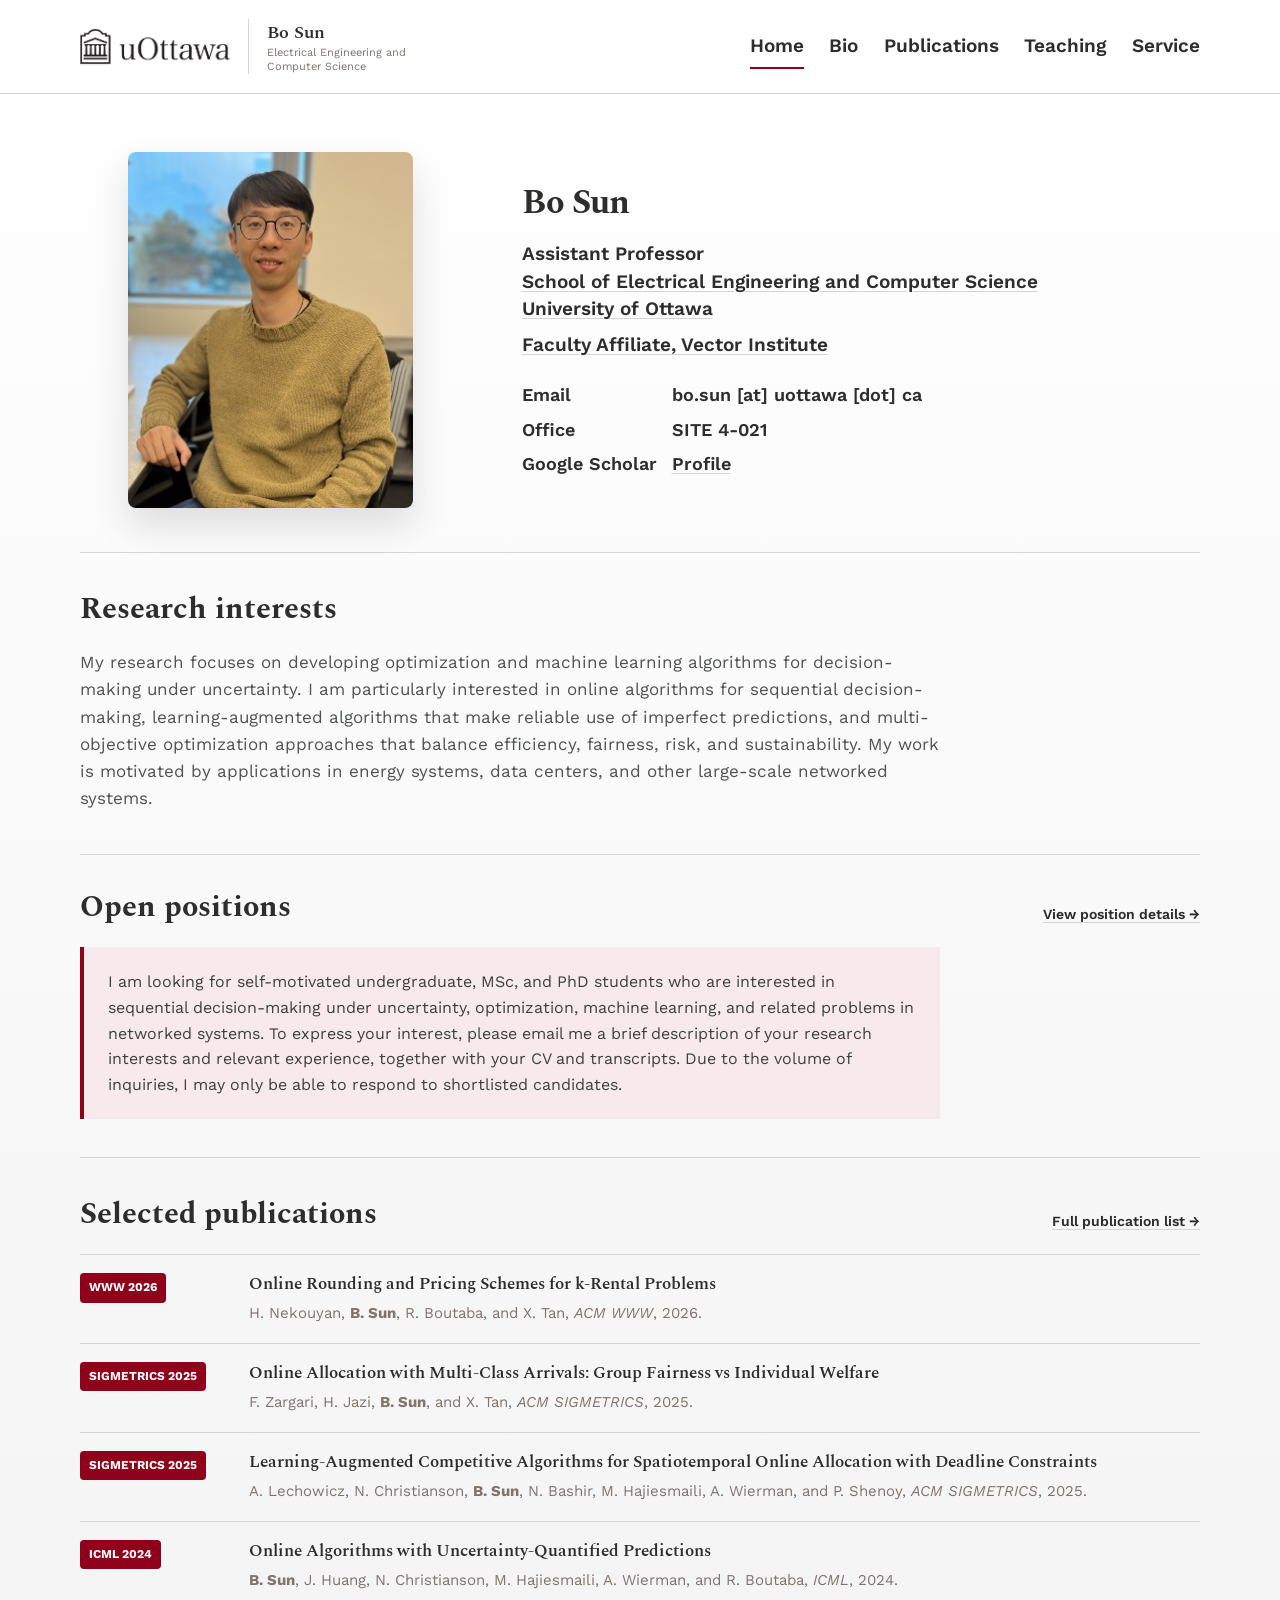
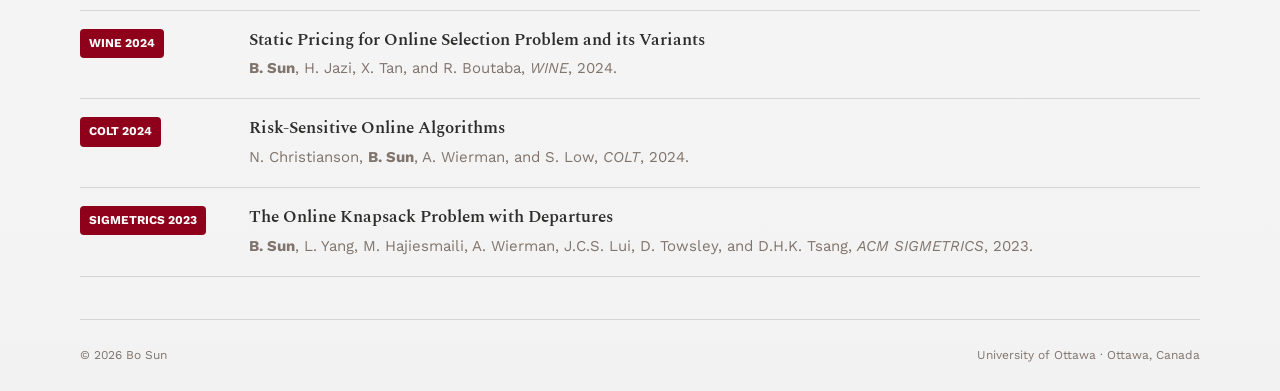
<file: index.html>
<!doctype html>
<html lang="en">
<head>
  <meta charset="utf-8">
  <meta name="viewport" content="width=device-width, initial-scale=1">
  <meta name="description" content="Bo Sun is an Assistant Professor at the University of Ottawa researching online algorithms, learning-augmented algorithms, and algorithmic fairness.">
  <title>Bo Sun | University of Ottawa</title>
  <link rel="stylesheet" href="site.css">
  <script src="site.js" defer></script>
</head>
<body>
  <a class="skip-link" href="#main">Skip to content</a>
  <header class="site-header">
    <a class="identity" href="index.html" aria-label="Bo Sun homepage">
      <img class="university-logo" src="image/uottawa-logo.png" alt="University of Ottawa">
      <span class="identity-text"><strong>Bo Sun</strong><span>Electrical Engineering and Computer Science</span></span>
    </a>
    <button class="menu-toggle" type="button" aria-expanded="false" aria-controls="site-nav">
      <span></span><span></span><span class="sr-only">Toggle navigation</span>
    </button>
    <nav id="site-nav" aria-label="Main navigation">
      <a class="current" href="index.html">Home</a>
      <a href="bio.html">Bio</a>
      <a href="publications.html">Publications</a>
      <a href="teaching.html">Teaching</a>
      <a href="service.html">Service</a>
    </nav>
  </header>

  <main id="main">
    <section class="profile-section">
      <div class="profile-photo-wrap">
        <img class="profile-photo" src="image/sunbo24.jpg" alt="Portrait of Bo Sun" width="1536" height="1843">
      </div>
      <div class="profile-intro">
        <h1>Bo Sun</h1>
        <p class="role">Assistant Professor<br><a href="https://www.uottawa.ca/faculty-engineering/school-electrical-engineering-computer-science">School of Electrical Engineering and Computer Science</a><br><a href="https://www.uottawa.ca/en">University of Ottawa</a><span class="affiliation-extra"><a href="https://vectorinstitute.ai/">Faculty Affiliate, Vector Institute</a></span></p>
        <div class="profile-links" aria-label="Contact information">
          <span class="profile-detail"><strong>Email</strong><span>bo.sun [at] uottawa [dot] ca</span></span>
          <span class="profile-detail"><strong>Office</strong><span>SITE 4-021</span></span>
          <span class="profile-detail"><strong>Google Scholar</strong><a class="scholar-link" href="https://scholar.google.com.hk/citations?user=nzuTDlcAAAAJ&hl=en">Profile</a></span>
        </div>
      </div>
    </section>

    <section class="home-section" aria-labelledby="research-heading">
      <div class="section-title-row">
        <div>
          <h2 id="research-heading">Research interests</h2>
        </div>
      </div>
      <div class="research-summary">
        <p>My research focuses on developing optimization and machine learning algorithms for decision-making under uncertainty. I am particularly interested in online algorithms for sequential decision-making, learning-augmented algorithms that make reliable use of imperfect predictions, and multi-objective optimization approaches that balance efficiency, fairness, risk, and sustainability. My work is motivated by applications in energy systems, data centers, and other large-scale networked systems.</p>
      </div>
    </section>

    <section class="home-section opening-section" aria-labelledby="opening-heading">
      <div class="section-title-row">
        <div>
          <h2 id="opening-heading">Open positions</h2>
        </div>
        <a class="section-more" href="positions.html">View position details &rarr;</a>
      </div>
      <div class="opening-card">
        <p>I am looking for self-motivated undergraduate, MSc, and PhD students who are interested in sequential decision-making under uncertainty, optimization, machine learning, and related problems in networked systems. To express your interest, please email me a brief description of your research interests and relevant experience, together with your CV and transcripts. Due to the volume of inquiries, I may only be able to respond to shortlisted candidates.</p>
      </div>
    </section>

    <section class="home-section" aria-labelledby="publications-heading">
      <div class="section-title-row">
        <div>
          <h2 id="publications-heading">Selected publications</h2>
        </div>
        <a class="section-more" href="publications.html">Full publication list →</a>
      </div>
      <ol class="selected-publications">
        <li>
          <span class="venue">WWW 2026</span>
          <div><h3>Online Rounding and Pricing Schemes for k-Rental Problems</h3><p>H. Nekouyan, <strong>B. Sun</strong>, R. Boutaba, and X. Tan, <em>ACM WWW</em>, 2026.</p></div>
        </li>
        <li>
          <span class="venue">SIGMETRICS 2025</span>
          <div><h3>Online Allocation with Multi-Class Arrivals: Group Fairness vs Individual Welfare</h3><p>F. Zargari, H. Jazi, <strong>B. Sun</strong>, and X. Tan, <em>ACM SIGMETRICS</em>, 2025.</p></div>
        </li>
        <li>
          <span class="venue">SIGMETRICS 2025</span>
          <div><h3>Learning-Augmented Competitive Algorithms for Spatiotemporal Online Allocation with Deadline Constraints</h3><p>A. Lechowicz, N. Christianson, <strong>B. Sun</strong>, N. Bashir, M. Hajiesmaili, A. Wierman, and P. Shenoy, <em>ACM SIGMETRICS</em>, 2025.</p></div>
        </li>
        <li>
          <span class="venue">ICML 2024</span>
          <div><h3>Online Algorithms with Uncertainty-Quantified Predictions</h3><p><strong>B. Sun</strong>, J. Huang, N. Christianson, M. Hajiesmaili, A. Wierman, and R. Boutaba, <em>ICML</em>, 2024.</p></div>
        </li>
        <li>
          <span class="venue">WINE 2024</span>
          <div><h3>Static Pricing for Online Selection Problem and its Variants</h3><p><strong>B. Sun</strong>, H. Jazi, X. Tan, and R. Boutaba, <em>WINE</em>, 2024.</p></div>
        </li>
        <li>
          <span class="venue">COLT 2024</span>
          <div><h3>Risk-Sensitive Online Algorithms</h3><p>N. Christianson, <strong>B. Sun</strong>, A. Wierman, and S. Low, <em>COLT</em>, 2024.</p></div>
        </li>
        <li>
          <span class="venue">SIGMETRICS 2023</span>
          <div><h3>The Online Knapsack Problem with Departures</h3><p><strong>B. Sun</strong>, L. Yang, M. Hajiesmaili, A. Wierman, J.C.S. Lui, D. Towsley, and D.H.K. Tsang, <em>ACM SIGMETRICS</em>, 2023.</p></div>
        </li>
      </ol>
    </section>
  </main>

  <footer><p>© <span id="year">2026</span> Bo Sun</p><p>University of Ottawa · Ottawa, Canada</p></footer>
</body>
</html>
</file>
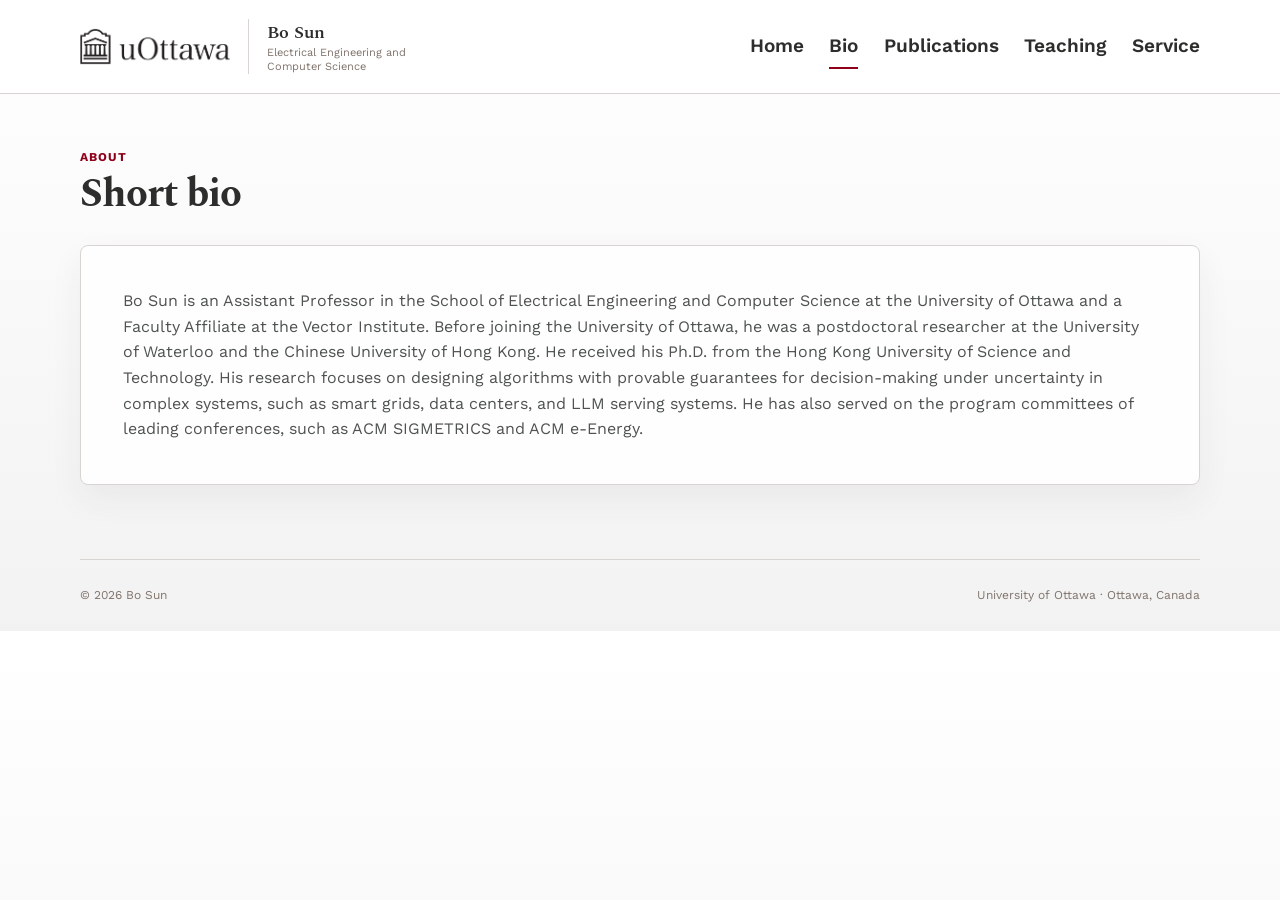
<file: bio.html>
<!doctype html>
<html lang="en">
<head>
  <meta charset="utf-8"><meta name="viewport" content="width=device-width, initial-scale=1">
  <title>Bio | Bo Sun</title><link rel="stylesheet" href="site.css"><script src="site.js" defer></script>
</head>
<body>
  <header class="site-header">
    <a class="identity" href="index.html"><img class="university-logo" src="image/uottawa-logo.png" alt="University of Ottawa"><span class="identity-text"><strong>Bo Sun</strong><span>Electrical Engineering and Computer Science</span></span></a>
    <button class="menu-toggle" type="button" aria-expanded="false" aria-controls="site-nav"><span></span><span></span><span class="sr-only">Toggle navigation</span></button>
    <nav id="site-nav" aria-label="Main navigation"><a href="index.html">Home</a><a class="current" href="bio.html">Bio</a><a href="publications.html">Publications</a><a href="teaching.html">Teaching</a><a href="service.html">Service</a></nav>
  </header>
  <main class="page">
    <header class="page-header"><p class="eyebrow">About</p><h1>Short bio</h1></header>
    <section class="page-panel">
      <p>Bo Sun is an Assistant Professor in the School of Electrical Engineering and Computer Science at the University of Ottawa and a Faculty Affiliate at the Vector Institute. Before joining the University of Ottawa, he was a postdoctoral researcher at the University of Waterloo and the Chinese University of Hong Kong. He received his Ph.D. from the Hong Kong University of Science and Technology. His research focuses on designing algorithms with provable guarantees for decision-making under uncertainty in complex systems, such as smart grids, data centers, and LLM serving systems. He has also served on the program committees of leading conferences, such as ACM SIGMETRICS and ACM e-Energy.</p>
    </section>
  </main>
  <footer><p>© <span id="year">2026</span> Bo Sun</p><p>University of Ottawa · Ottawa, Canada</p></footer>
</body>
</html>
</file>
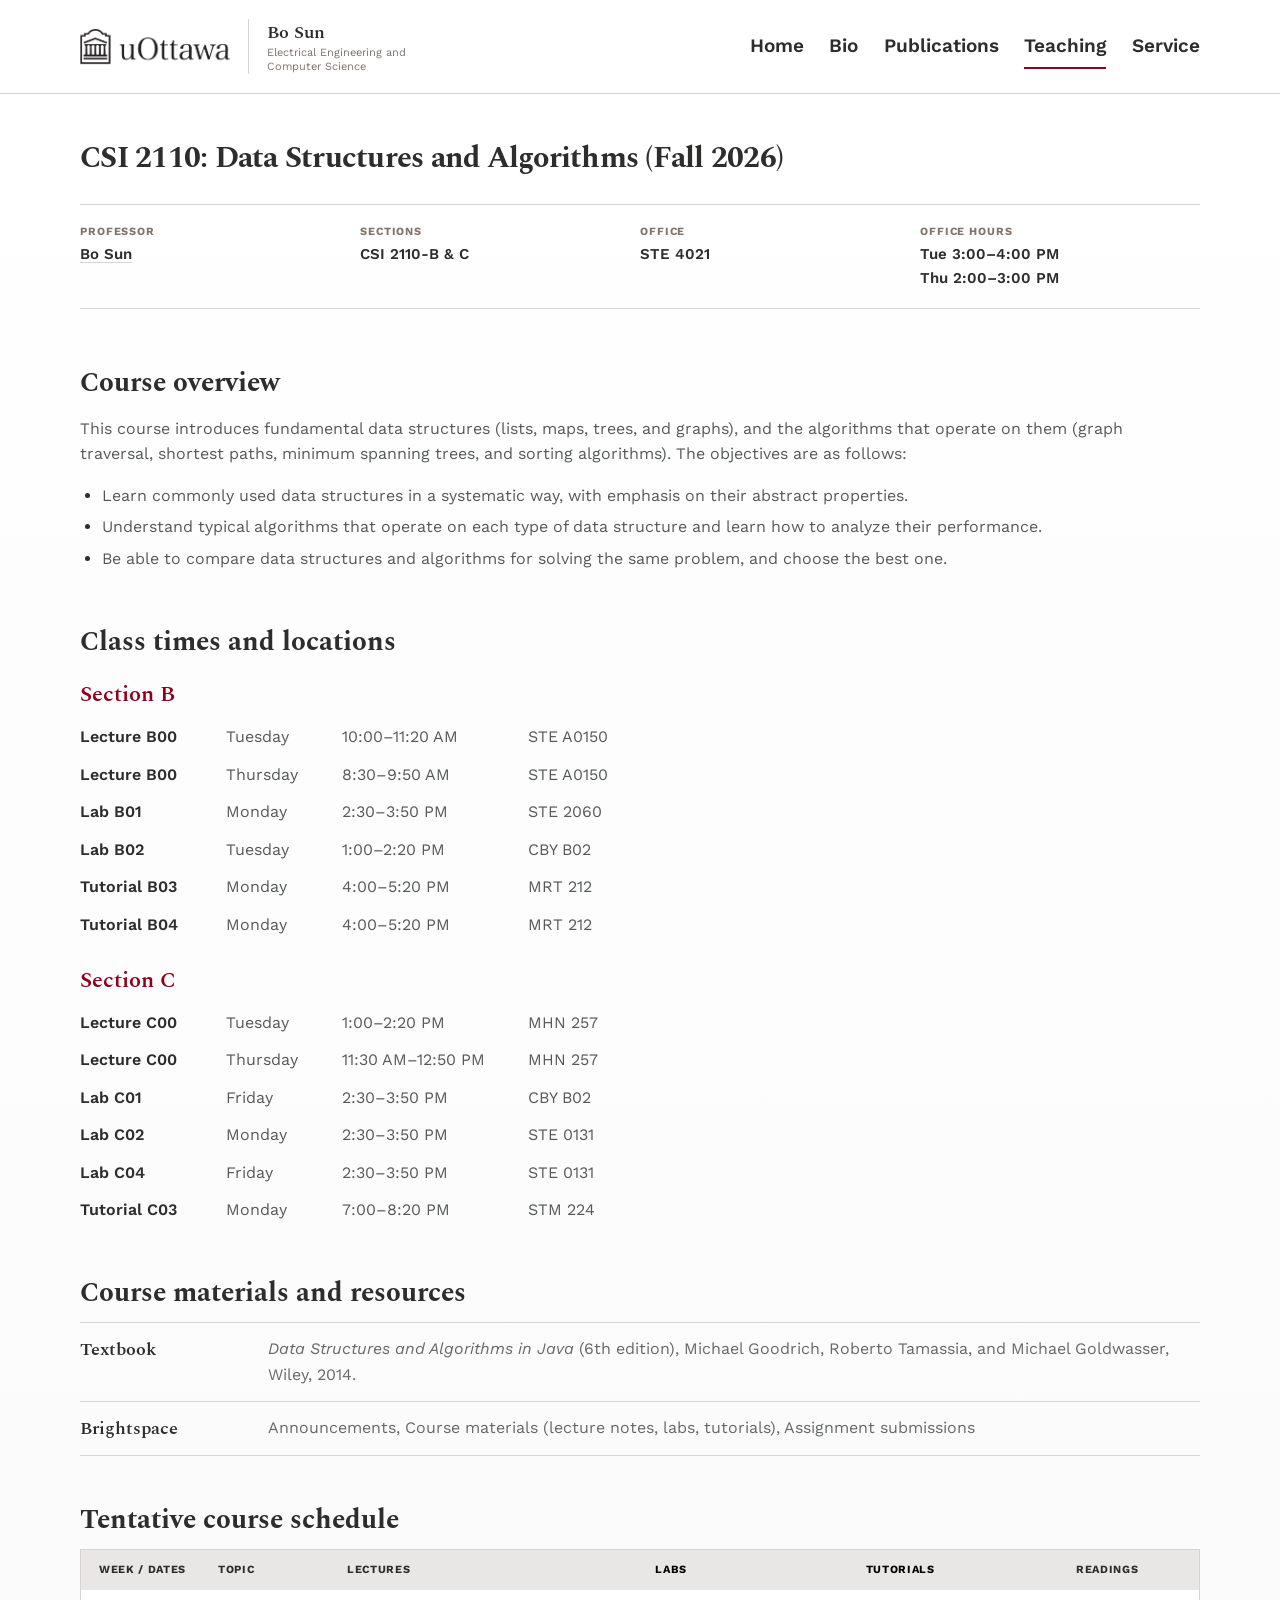
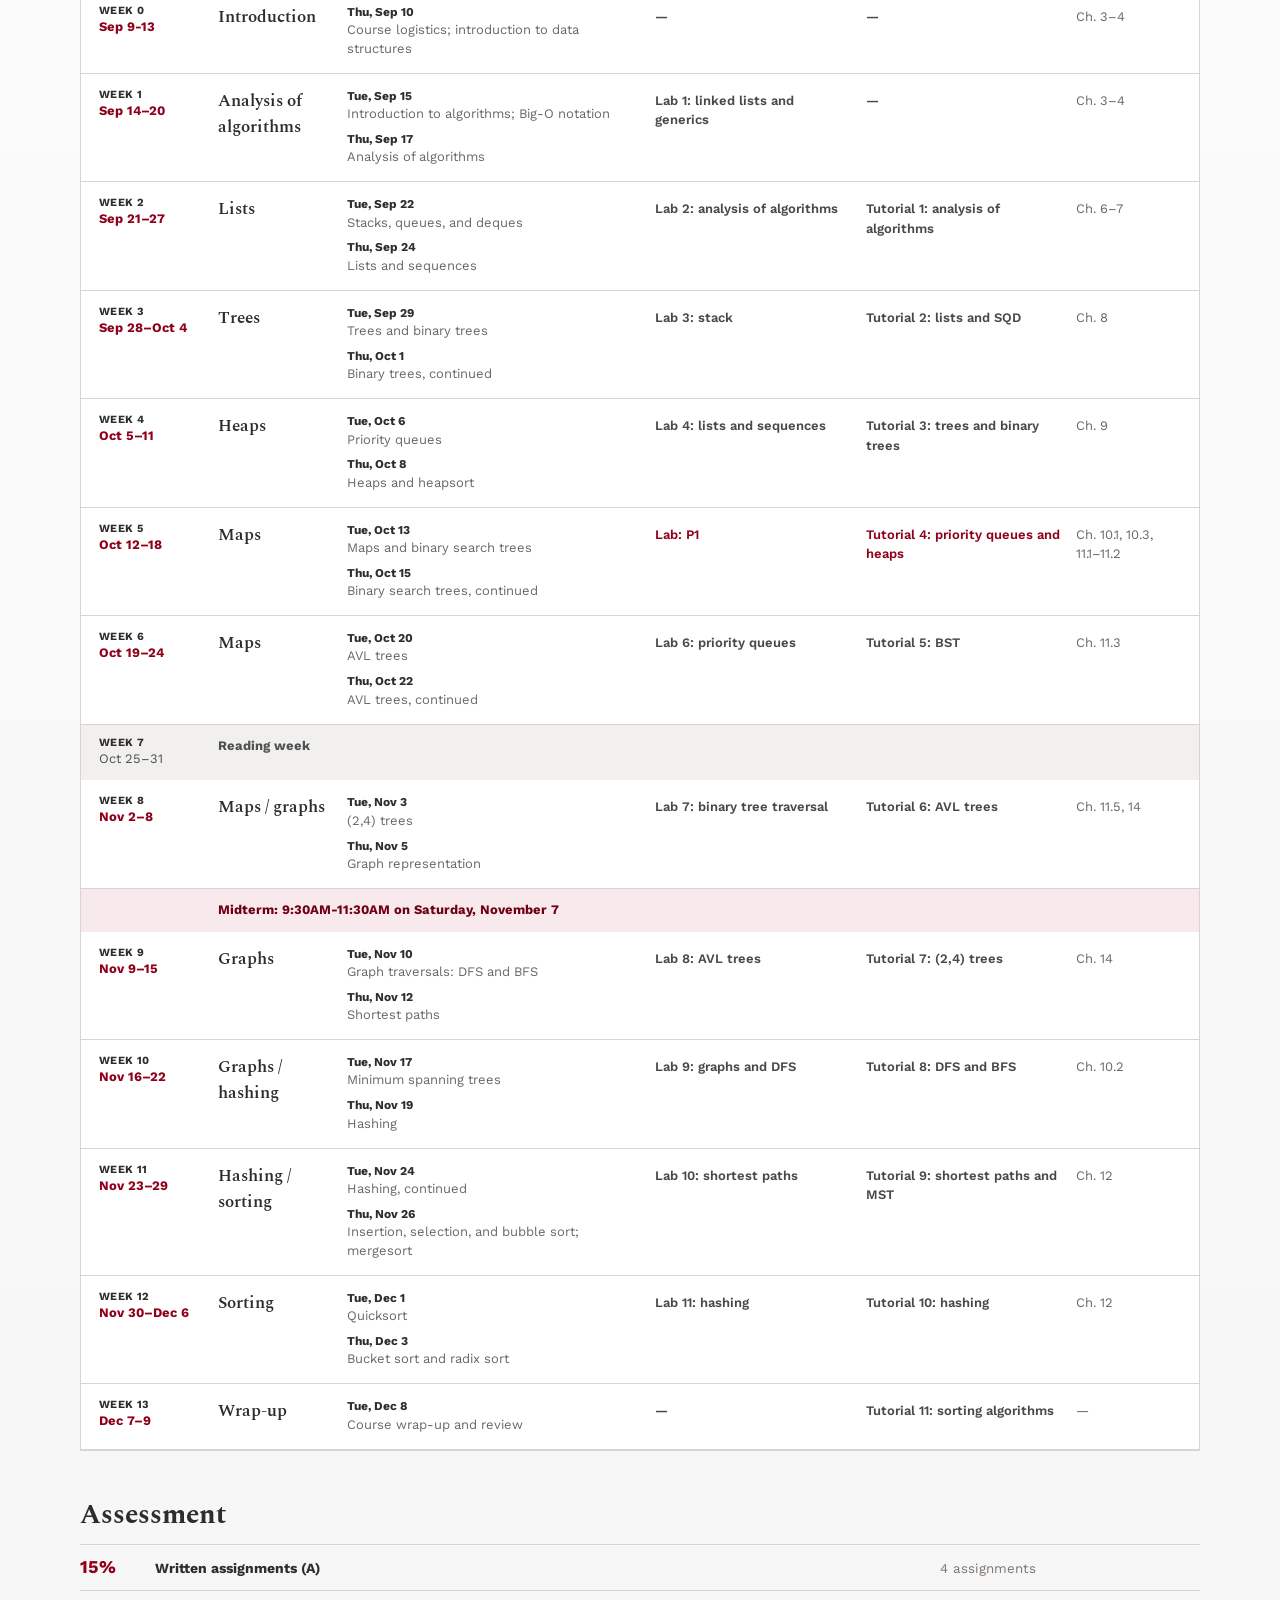
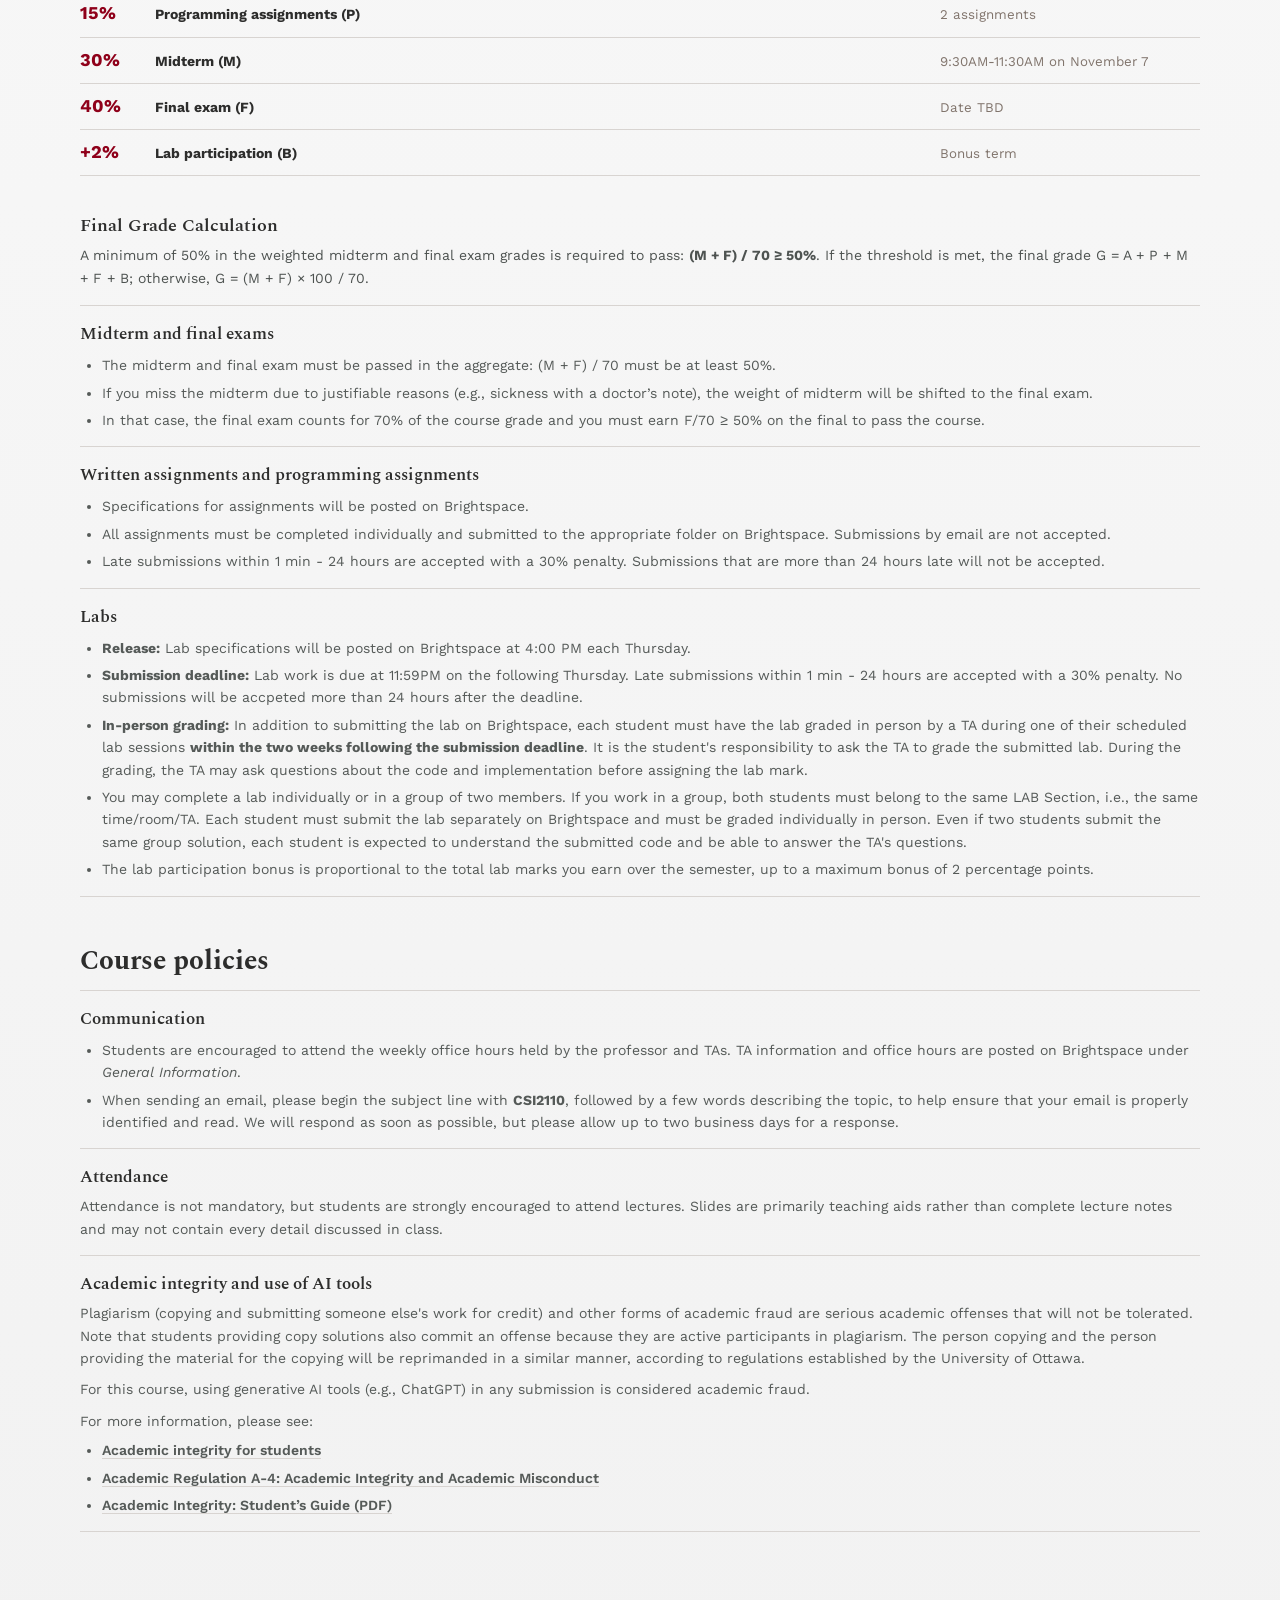
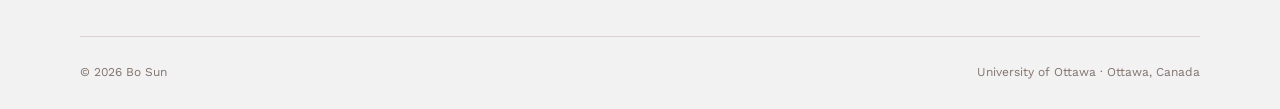
<file: csi2110-fall-2026.html>
<!doctype html>
<html lang="en">
<head>
  <meta charset="utf-8"><meta name="viewport" content="width=device-width, initial-scale=1">
  <meta name="description" content="Course syllabus and schedule for CSI 2110: Data Structures and Algorithms, Fall 2026, taught by Bo Sun at the University of Ottawa.">
  <title>CSI 2110 — Fall 2026 | Bo Sun</title><link rel="stylesheet" href="site.css"><script src="site.js" defer></script>
</head>
<body>
  <a class="skip-link" href="#main">Skip to content</a>
  <header class="site-header">
    <a class="identity" href="index.html" aria-label="Bo Sun homepage"><img class="university-logo" src="image/uottawa-logo.png" alt="University of Ottawa"><span class="identity-text"><strong>Bo Sun</strong><span>Electrical Engineering and Computer Science</span></span></a>
    <button class="menu-toggle" type="button" aria-expanded="false" aria-controls="site-nav"><span></span><span></span><span class="sr-only">Toggle navigation</span></button>
    <nav id="site-nav" aria-label="Main navigation"><a href="index.html">Home</a><a href="bio.html">Bio</a><a href="publications.html">Publications</a><a class="current" href="teaching.html">Teaching</a><a href="service.html">Service</a></nav>
  </header>
  <main id="main" class="course-page">
    <header class="course-hero">
      <div><h1>CSI 2110: Data Structures and Algorithms (Fall 2026)</h1></div>
      <dl class="course-facts"><div><dt>Professor</dt><dd><a href="mailto:bo.sun@uottawa.ca">Bo Sun</a></dd></div><div><dt>Sections</dt><dd>CSI 2110-B &amp; C</dd></div><div><dt>Office</dt><dd>STE 4021</dd></div><div><dt>Office hours</dt><dd>Tue 3:00–4:00 PM<br>Thu 2:00–3:00 PM</dd></div></dl>
    </header>
    <div class="course-layout">
      <div class="course-content">
        <section id="overview" class="syllabus-section"><h2>Course overview</h2><p>This course introduces fundamental data structures (lists, maps, trees, and graphs), and the algorithms that operate on them (graph traversal, shortest paths, minimum spanning trees, and sorting algorithms). The objectives are as follows:</p><ul class="course-outcomes"><li>Learn commonly used data structures in a systematic way, with emphasis on their abstract properties.</li><li>Understand typical algorithms that operate on each type of data structure and learn how to analyze their performance.</li><li>Be able to compare data structures and algorithms for solving the same problem, and choose the best one.</li></ul></section>
        <section id="meetings" class="syllabus-section"><h2>Class times and locations</h2><div class="meeting-list">
          <article><h3>Section B</h3><dl>
            <div><dt>Lecture B00</dt><dd>Tuesday</dd><dd>10:00–11:20 AM</dd><dd>STE A0150</dd></div>
            <div><dt>Lecture B00</dt><dd>Thursday</dd><dd>8:30–9:50 AM</dd><dd>STE A0150</dd></div>
            <div><dt>Lab B01</dt><dd>Monday</dd><dd>2:30–3:50 PM</dd><dd>STE 2060</dd></div>
            <div><dt>Lab B02</dt><dd>Tuesday</dd><dd>1:00–2:20 PM</dd><dd>CBY B02</dd></div>
            <div><dt>Tutorial B03</dt><dd>Monday</dd><dd>4:00–5:20 PM</dd><dd class="updated-location">MRT 212</dd></div>
            <div><dt>Tutorial B04</dt><dd>Monday</dd><dd>4:00–5:20 PM</dd><dd class="updated-location">MRT 212</dd></div>
          </dl></article>
          <article><h3>Section C</h3><dl>
            <div><dt>Lecture C00</dt><dd>Tuesday</dd><dd>1:00–2:20 PM</dd><dd>MHN 257</dd></div>
            <div><dt>Lecture C00</dt><dd>Thursday</dd><dd>11:30 AM–12:50 PM</dd><dd>MHN 257</dd></div>
            <div><dt>Lab C01</dt><dd>Friday</dd><dd>2:30–3:50 PM</dd><dd>CBY B02</dd></div>
            <div><dt>Lab C02</dt><dd>Monday</dd><dd>2:30–3:50 PM</dd><dd>STE 0131</dd></div>
            <div><dt>Lab C04</dt><dd>Friday</dd><dd>2:30–3:50 PM</dd><dd>STE 0131</dd></div>
            <div><dt>Tutorial C03</dt><dd>Monday</dd><dd>7:00–8:20 PM</dd><dd>STM 224</dd></div>
          </dl></article>
        </div></section>
        <section id="resources" class="syllabus-section resource-section"><h2>Course materials and resources</h2><div class="resource-cards"><div><strong>Textbook</strong><span><em>Data Structures and Algorithms in Java</em> (6th edition), Michael Goodrich, Roberto Tamassia, and Michael Goldwasser, Wiley, 2014. </span></div><div><strong>Brightspace</strong><span>Announcements, Course materials (lecture notes, labs, tutorials), Assignment submissions</span></div></div></section>
        <section id="schedule" class="syllabus-section"><h2>Tentative course schedule</h2><div class="schedule-table" role="table" aria-label="Tentative course schedule">
          <div class="schedule-head" role="row"><span>Week / dates</span><span>Topic</span><span>Lectures</span><span>Labs</span><span>Tutorials</span><span>Readings</span></div>
          <div class="schedule-row"><time><strong>Week 0</strong>Sep 9-13</time><strong>Introduction</strong><ul class="lecture-list"><li><b>Thu, Sep 10</b>Course logistics; introduction to data structures</li></ul><p>—</p><p>—</p><p>Ch. 3–4</p></div>
          <div class="schedule-row"><time><strong>Week 1</strong>Sep 14–20</time><strong>Analysis of algorithms</strong><ul class="lecture-list"><li><b>Tue, Sep 15</b>Introduction to algorithms; Big-O notation</li><li><b>Thu, Sep 17</b>Analysis of algorithms</li></ul><p>Lab 1: linked lists and generics</p><p>—</p><p>Ch. 3–4</p></div>
          <div class="schedule-row"><time><strong>Week 2</strong>Sep 21–27</time><strong>Lists</strong><ul class="lecture-list"><li><b>Tue, Sep 22</b>Stacks, queues, and deques</li><li><b>Thu, Sep 24</b>Lists and sequences</li></ul><p>Lab 2: analysis of algorithms</p><p>Tutorial 1: analysis of algorithms</p><p>Ch. 6–7</p></div>
          <div class="schedule-row"><time><strong>Week 3</strong>Sep 28–Oct 4</time><strong>Trees</strong><ul class="lecture-list"><li><b>Tue, Sep 29</b>Trees and binary trees</li><li><b>Thu, Oct 1</b>Binary trees, continued</li></ul><p>Lab 3: stack</p><p>Tutorial 2: lists and SQD</p><p>Ch. 8</p></div>
          <div class="schedule-row"><time><strong>Week 4</strong>Oct 5–11</time><strong>Heaps</strong><ul class="lecture-list"><li><b>Tue, Oct 6</b>Priority queues</li><li><b>Thu, Oct 8</b>Heaps and heapsort</li></ul><p>Lab 4: lists and sequences</p><p>Tutorial 3: trees and binary trees</p><p>Ch. 9</p></div>
          <div class="schedule-row"><time><strong>Week 5</strong>Oct 12–18</time><strong>Maps</strong><ul class="lecture-list"><li><b>Tue, Oct 13</b>Maps and binary search trees</li><li><b>Thu, Oct 15</b>Binary search trees, continued</li></ul><p class="holiday">Lab: P1</p> <p class="holiday">Tutorial 4: priority queues and heaps</p><p>Ch. 10.1, 10.3, 11.1–11.2</p></div>
          <div class="schedule-row"><time><strong>Week 6</strong>Oct 19–24</time><strong>Maps</strong><ul class="lecture-list"><li><b>Tue, Oct 20</b>AVL trees</li><li><b>Thu, Oct 22</b>AVL trees, continued</li></ul><p>Lab 6: priority queues</p><p>Tutorial 5: BST</p><p>Ch. 11.3</p></div>
          <div class="schedule-break"><span><strong>Week 7</strong>Oct 25–31</span><strong>Reading week</strong></div>
          <div class="schedule-row"><time><strong>Week 8</strong>Nov 2–8</time><strong>Maps / graphs</strong><ul class="lecture-list"><li><b>Tue, Nov 3</b>(2,4) trees</li><li><b>Thu, Nov 5</b>Graph representation</li></ul><p>Lab 7: binary tree traversal</p><p>Tutorial 6: AVL trees</p><p>Ch. 11.5, 14</p></div>
          <div class="schedule-break assessment-break"><span> </span><strong> Midterm: 9:30AM-11:30AM on Saturday, November 7</strong></div>
          <div class="schedule-row"><time><strong>Week 9</strong>Nov 9–15</time><strong>Graphs</strong><ul class="lecture-list"><li><b>Tue, Nov 10</b>Graph traversals: DFS and BFS</li><li><b>Thu, Nov 12</b>Shortest paths</li></ul><p>Lab 8: AVL trees</p><p>Tutorial 7: (2,4) trees</p><p>Ch. 14</p></div>
          <div class="schedule-row"><time><strong>Week 10</strong>Nov 16–22</time><strong>Graphs / hashing</strong><ul class="lecture-list"><li><b>Tue, Nov 17</b>Minimum spanning trees</li><li><b>Thu, Nov 19</b>Hashing</li></ul><p>Lab 9: graphs and DFS</p><p>Tutorial 8: DFS and BFS</p><p>Ch. 10.2</p></div>
          <div class="schedule-row"><time><strong>Week 11</strong>Nov 23–29</time><strong>Hashing / sorting</strong><ul class="lecture-list"><li><b>Tue, Nov 24</b>Hashing, continued</li><li><b>Thu, Nov 26</b>Insertion, selection, and bubble sort; mergesort</li></ul><p>Lab 10: shortest paths</p><p>Tutorial 9: shortest paths and MST</p><p>Ch. 12</p></div>
          <div class="schedule-row"><time><strong>Week 12</strong>Nov 30–Dec 6</time><strong>Sorting</strong><ul class="lecture-list"><li><b>Tue, Dec 1</b>Quicksort</li><li><b>Thu, Dec 3</b>Bucket sort and radix sort</li></ul><p>Lab 11: hashing</p><p>Tutorial 10: hashing</p><p>Ch. 12</p></div>
          <div class="schedule-row"><time><strong>Week 13</strong>Dec 7–9</time><strong>Wrap-up</strong><ul class="lecture-list"><li><b>Tue, Dec 8</b>Course wrap-up and review</li></ul><p>—</p><p>Tutorial 11: sorting algorithms</p><p>—</p></div>
        </div></section>
        <section id="assessment" class="syllabus-section"><h2>Assessment</h2><div class="grade-grid"><div><strong>15%</strong><span>Written assignments (A)</span><small>4 assignments</small></div><div><strong>15%</strong><span>Programming assignments (P)</span><small>2 assignments</small></div><div><strong>30%</strong><span>Midterm (M)</span><small>9:30AM-11:30AM on November 7</small></div><div><strong>40%</strong><span>Final exam (F)</span><small>Date TBD</small></div><div class="bonus"><strong>+2%</strong><span>Lab participation (B)</span><small>Bonus term</small></div></div><div class="callout"><h3>Final Grade Calculation</h3><p>A minimum of 50% in the weighted midterm and final exam grades is required to pass: <strong>(M + F) / 70 ≥ 50%</strong>. If the threshold is met, the final grade G = A + P + M + F + B; otherwise, G = (M + F) × 100 / 70.</p></div>
		  <div class="policy-list">
		    <div><h3>Midterm and final exams</h3><ul><li>The midterm and final exam must be passed in the aggregate: (M + F) / 70 must be at least 50%.</li><li>If you miss the midterm due to justifiable reasons (e.g., sickness with a doctor’s note), the weight of midterm will be shifted to the final exam.</li><li>In that case, the final exam counts for 70% of the course grade and you must earn F/70 ≥ 50% on the final to pass the course.</li></ul></div>
		    <div><h3>Written assignments and programming assignments</h3><ul><li>Specifications for assignments will be posted on Brightspace.</li><li>All assignments must be completed individually and submitted to the appropriate folder on Brightspace. Submissions by email are not accepted.</li><li>Late submissions within 1 min - 24 hours are accepted with a 30% penalty. Submissions that are more than 24 hours late will not be accepted.</li></ul></div>
		    <div><h3>Labs</h3><ul><li><strong>Release:</strong> Lab specifications will be posted on Brightspace at 4:00 PM each Thursday.</li><li><strong>Submission deadline:</strong> Lab work is due at 11:59PM on the following Thursday. Late submissions within 1 min - 24 hours are accepted with a 30% penalty. No submissions will be accpeted more than 24 hours after the deadline.</li><li><strong>In-person grading:</strong> In addition to submitting the lab on Brightspace, each student must have the lab graded in person by a TA during one of their scheduled lab sessions <strong>within the two weeks following the submission deadline</strong>. It is the student's responsibility to ask the TA to grade the submitted lab. During the grading, the TA may ask questions about the code and implementation before assigning the lab mark.</li><li>You may complete a lab individually or in a group of two members. If you work in a group, both students must belong to the same LAB Section, i.e., the same time/room/TA. Each student must submit the lab separately on Brightspace and must be graded individually in person. Even if two students submit the same group solution, each student is expected to understand the submitted code and be able to answer the TA's questions.</li><li>The lab participation bonus is proportional to the total lab marks you earn over the semester, up to a maximum bonus of 2 percentage points.</li></ul></div>
		  </div>
		</section>
        <section id="policies" class="syllabus-section"><h2>Course policies</h2><div class="policy-list">
          <div><h3>Communication</h3><ul><li>Students are encouraged to attend the weekly office hours held by the professor and TAs. TA information and office hours are posted on Brightspace under <em>General Information</em>.</li><li>When sending an email, please begin the subject line with <strong>CSI2110</strong>, followed by a few words describing the topic, to help ensure that your email is properly identified and read. We will respond as soon as possible, but please allow up to two business days for a response.</li></ul></div>
          <div><h3>Attendance</h3><p>Attendance is not mandatory, but students are strongly encouraged to attend lectures. Slides are primarily teaching aids rather than complete lecture notes and may not contain every detail discussed in class.</p></div>
          <div><h3>Academic integrity and use of AI tools</h3><p>Plagiarism (copying and submitting someone else's work for credit) and other forms of academic fraud are serious academic offenses that will not be tolerated. Note that students providing copy solutions also commit an offense because they are active participants in plagiarism. The person copying and the person providing the material for the copying will be reprimanded in a similar manner, according to regulations established by the University of Ottawa. </p><p>For this course, using generative AI tools (e.g., ChatGPT) in any submission is considered academic fraud.</p><p>For more information, please see:</p><ul class="policy-links"><li><a href="https://www.uottawa.ca/study/academic-integrity">Academic integrity for students</a></li><li><a href="https://www.uottawa.ca/about-us/leadership-governance/policies-regulations/a-4-academic-integrity-academic-misconduct">Academic Regulation A-4: Academic Integrity and Academic Misconduct</a></li><li><a href="https://www.uottawa.ca/faculty-law/sites/g/files/bhrskd406/files/2022-06/academic-integrity-students-guide.pdf">Academic Integrity: Student’s Guide (PDF)</a></li></ul></div>
        </div></section>
      </div>
    </div>
  </main>
  <footer><p>&copy; <span id="year">2026</span> Bo Sun</p><p>University of Ottawa &middot; Ottawa, Canada</p></footer>
</body></html>
</file>
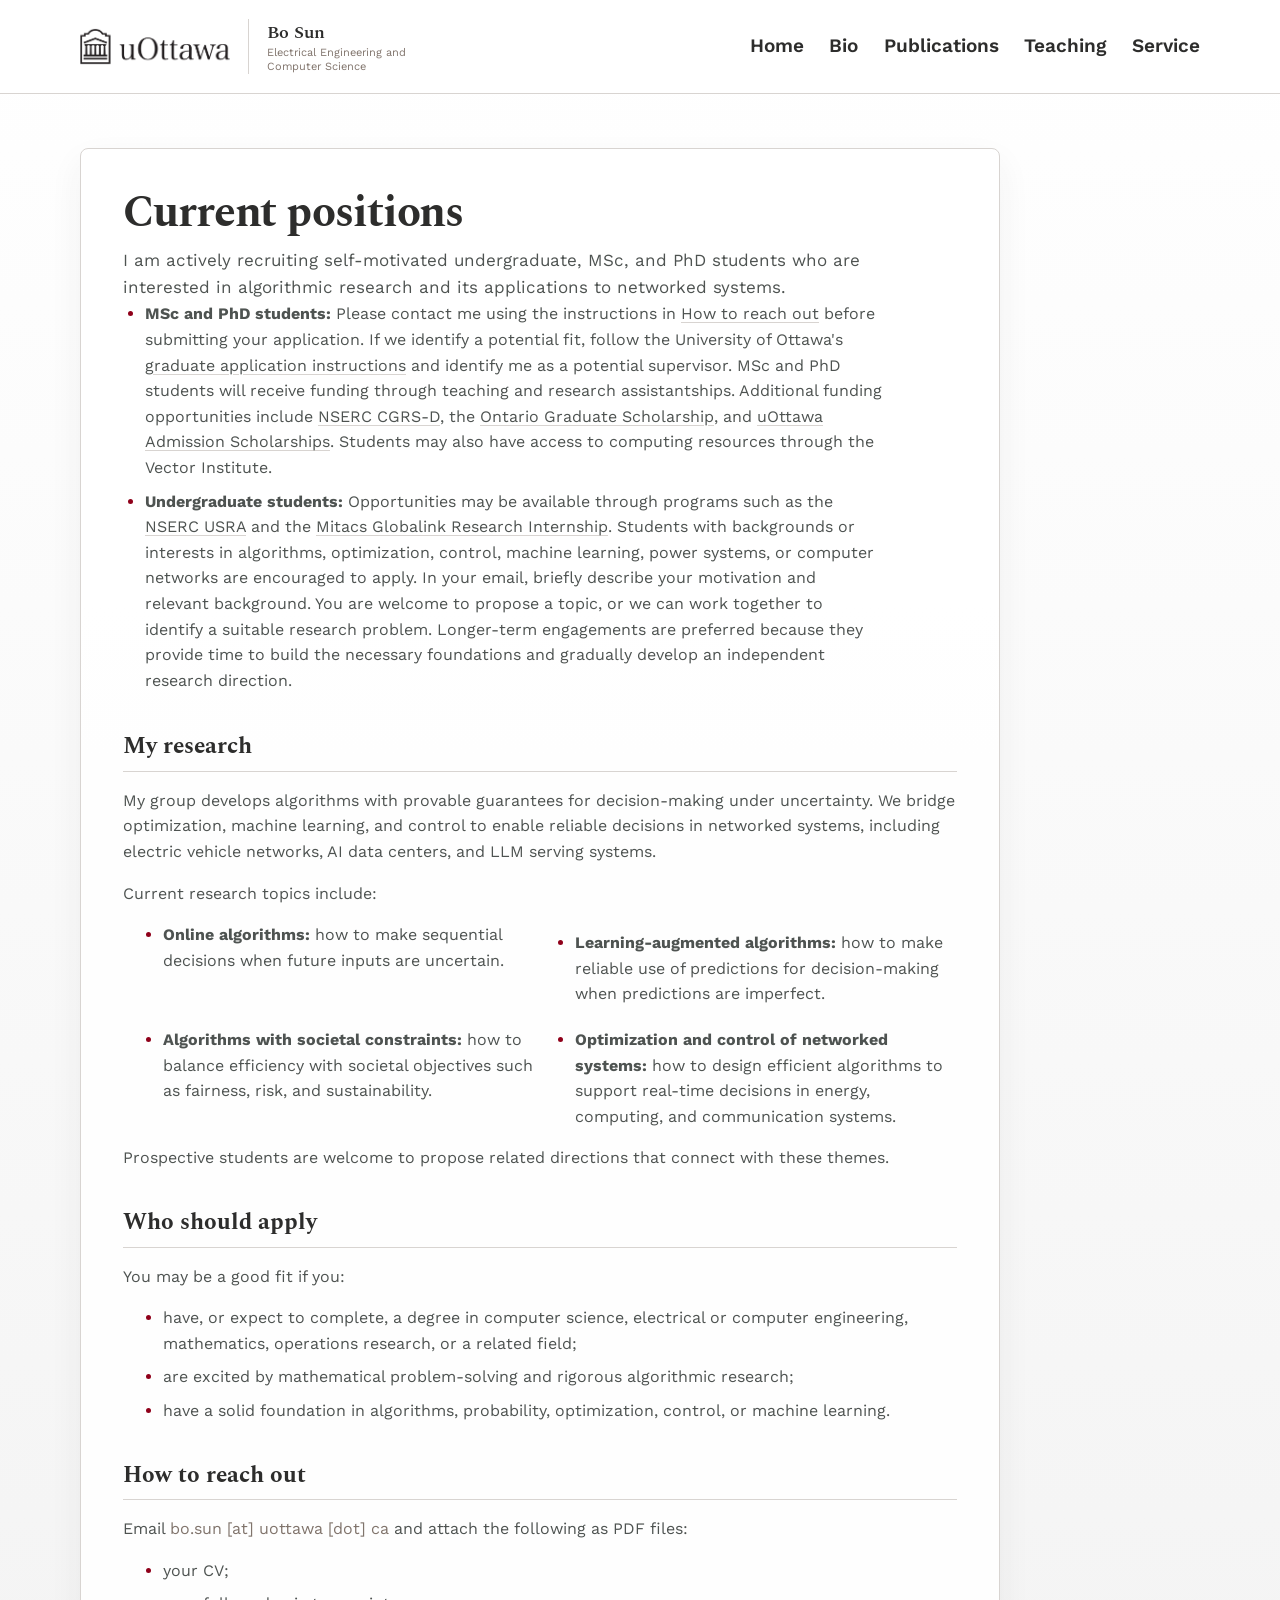
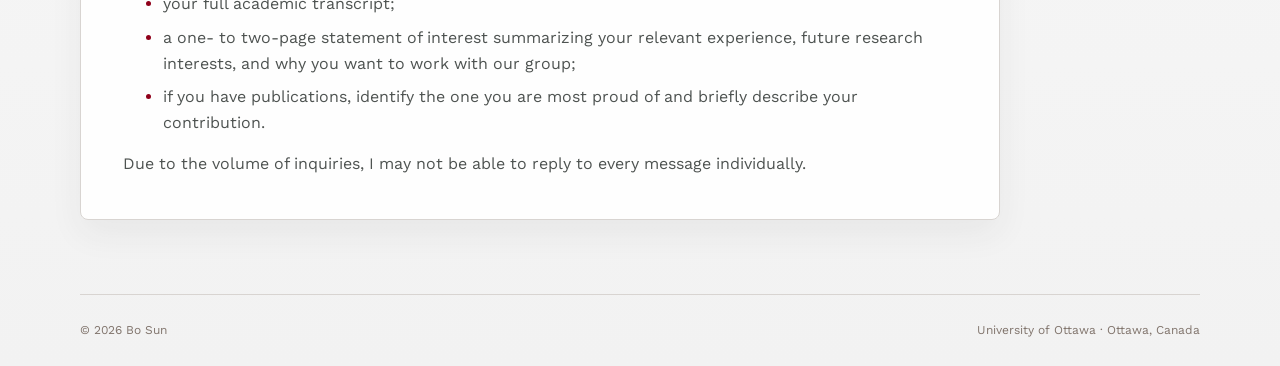
<file: positions.html>
<!doctype html>
<html lang="en">
<head>
  <meta charset="utf-8"><meta name="viewport" content="width=device-width, initial-scale=1">
  <meta name="description" content="Undergraduate, MSc, and PhD research opportunities with Bo Sun at the University of Ottawa in algorithms, optimization, machine learning, and networked systems.">
  <title>Current Positions | Bo Sun</title><link rel="stylesheet" href="site.css"><script src="site.js" defer></script>
</head>
<body>
  <a class="skip-link" href="#main">Skip to content</a>
  <header class="site-header">
    <a class="identity" href="index.html" aria-label="Bo Sun homepage"><img class="university-logo" src="image/uottawa-logo.png" alt="University of Ottawa"><span class="identity-text"><strong>Bo Sun</strong><span>Electrical Engineering and Computer Science</span></span></a>
    <button class="menu-toggle" type="button" aria-expanded="false" aria-controls="site-nav"><span></span><span></span><span class="sr-only">Toggle navigation</span></button>
    <nav id="site-nav" aria-label="Main navigation"><a href="index.html">Home</a><a href="bio.html">Bio</a><a href="publications.html">Publications</a><a href="teaching.html">Teaching</a><a href="service.html">Service</a></nav>
  </header>
  <main id="main" class="page">
    <section class="page-panel positions-page">
      <header class="page-header positions-header">
        <h1>Current positions</h1>
        <p class="section-lede">I am actively recruiting self-motivated undergraduate, MSc, and PhD students who are interested in algorithmic research and its applications to networked systems.</p>
        <ul class="student-paths">
          <li><strong>MSc and PhD students:</strong> Please contact me using the instructions in <a href="#contact">How to reach out</a> before submitting your application. If we identify a potential fit, follow the University of Ottawa's <a href="https://www.uottawa.ca/study/graduate-studies/how-to-apply" target="_blank" rel="noopener noreferrer">graduate application instructions</a> and identify me as a potential supervisor. MSc and PhD students will receive funding through teaching and research assistantships. Additional funding opportunities include <a href="https://nserc-crsng.canada.ca/en/funding-opportunity/canada-graduate-research-scholarship-doctoral-program" target="_blank" rel="noopener noreferrer">NSERC CGRS-D</a>, the <a href="https://osap.gov.on.ca/OSAPPortal/en/A-ZListofAid/PRDR019245.html" target="_blank" rel="noopener noreferrer">Ontario Graduate Scholarship</a>, and <a href="https://www.uottawa.ca/study/graduate-studies/funding-financing/awards/admission-scholarship" target="_blank" rel="noopener noreferrer">uOttawa Admission Scholarships</a>. Students may also have access to computing resources through the Vector Institute.</li>
          <li><strong>Undergraduate students:</strong> Opportunities may be available through programs such as the <a href="https://nserc-crsng.canada.ca/en/funding-opportunity/undergraduate-student-research-awards" target="_blank" rel="noopener noreferrer">NSERC USRA</a> and the <a href="https://www.mitacs.ca/our-programs/globalink-research-internship-students/" target="_blank" rel="noopener noreferrer">Mitacs Globalink Research Internship</a>. Students with backgrounds or interests in algorithms, optimization, control, machine learning, power systems, or computer networks are encouraged to apply. In your email, briefly describe your motivation and relevant background. You are welcome to propose a topic, or we can work together to identify a suitable research problem. Longer-term engagements are preferred because they provide time to build the necessary foundations and gradually develop an independent research direction.</li>
        </ul>
      </header>

      <h2>My research</h2>
      <p>My group develops algorithms with provable guarantees for decision-making under uncertainty. We bridge optimization, machine learning, and control to enable reliable decisions in networked systems, including electric vehicle networks, AI data centers, and LLM serving systems.</p>
      <p>Current research topics include:</p>
      <ul class="position-topics">
        <li><strong>Online algorithms:</strong> how to make sequential decisions when future inputs are uncertain.</li>
        <li><strong>Learning-augmented algorithms:</strong> how to make reliable use of predictions for decision-making when predictions are imperfect.</li>
        <li><strong>Algorithms with societal constraints:</strong> how to balance efficiency with societal objectives such as fairness, risk, and sustainability.</li>
        <li><strong>Optimization and control of networked systems:</strong> how to design efficient algorithms to support real-time decisions in energy, computing, and communication systems.</li>
      </ul>
      <p>Prospective students are welcome to propose related directions that connect with these themes.</p>

      <h2>Who should apply</h2>
      <p>You may be a good fit if you:</p>
      <ul>
        <li>have, or expect to complete, a degree in computer science, electrical or computer engineering, mathematics, operations research, or a related field;</li>
        <li>are excited by mathematical problem-solving and rigorous algorithmic research;</li>
        <li>have a solid foundation in algorithms, probability, optimization, control, or machine learning.</li>
      </ul>

      <h2 id="contact">How to reach out</h2>
      <p>Email <span class="email-text">bo.sun [at] uottawa [dot] ca</span> and attach the following as PDF files:</p>
      <ul class="application-list">
        <li>your CV;</li>
        <li>your full academic transcript;</li>
        <li>a one- to two-page statement of interest summarizing your relevant experience, future research interests, and why you want to work with our group;</li>
        <li>if you have publications, identify the one you are most proud of and briefly describe your contribution.</li>
      </ul>
      <p>Due to the volume of inquiries, I may not be able to reply to every message individually.</p>

    </section>
  </main>
  <footer><p>&copy; <span id="year">2026</span> Bo Sun</p><p>University of Ottawa &middot; Ottawa, Canada</p></footer>
</body>
</html>
</file>
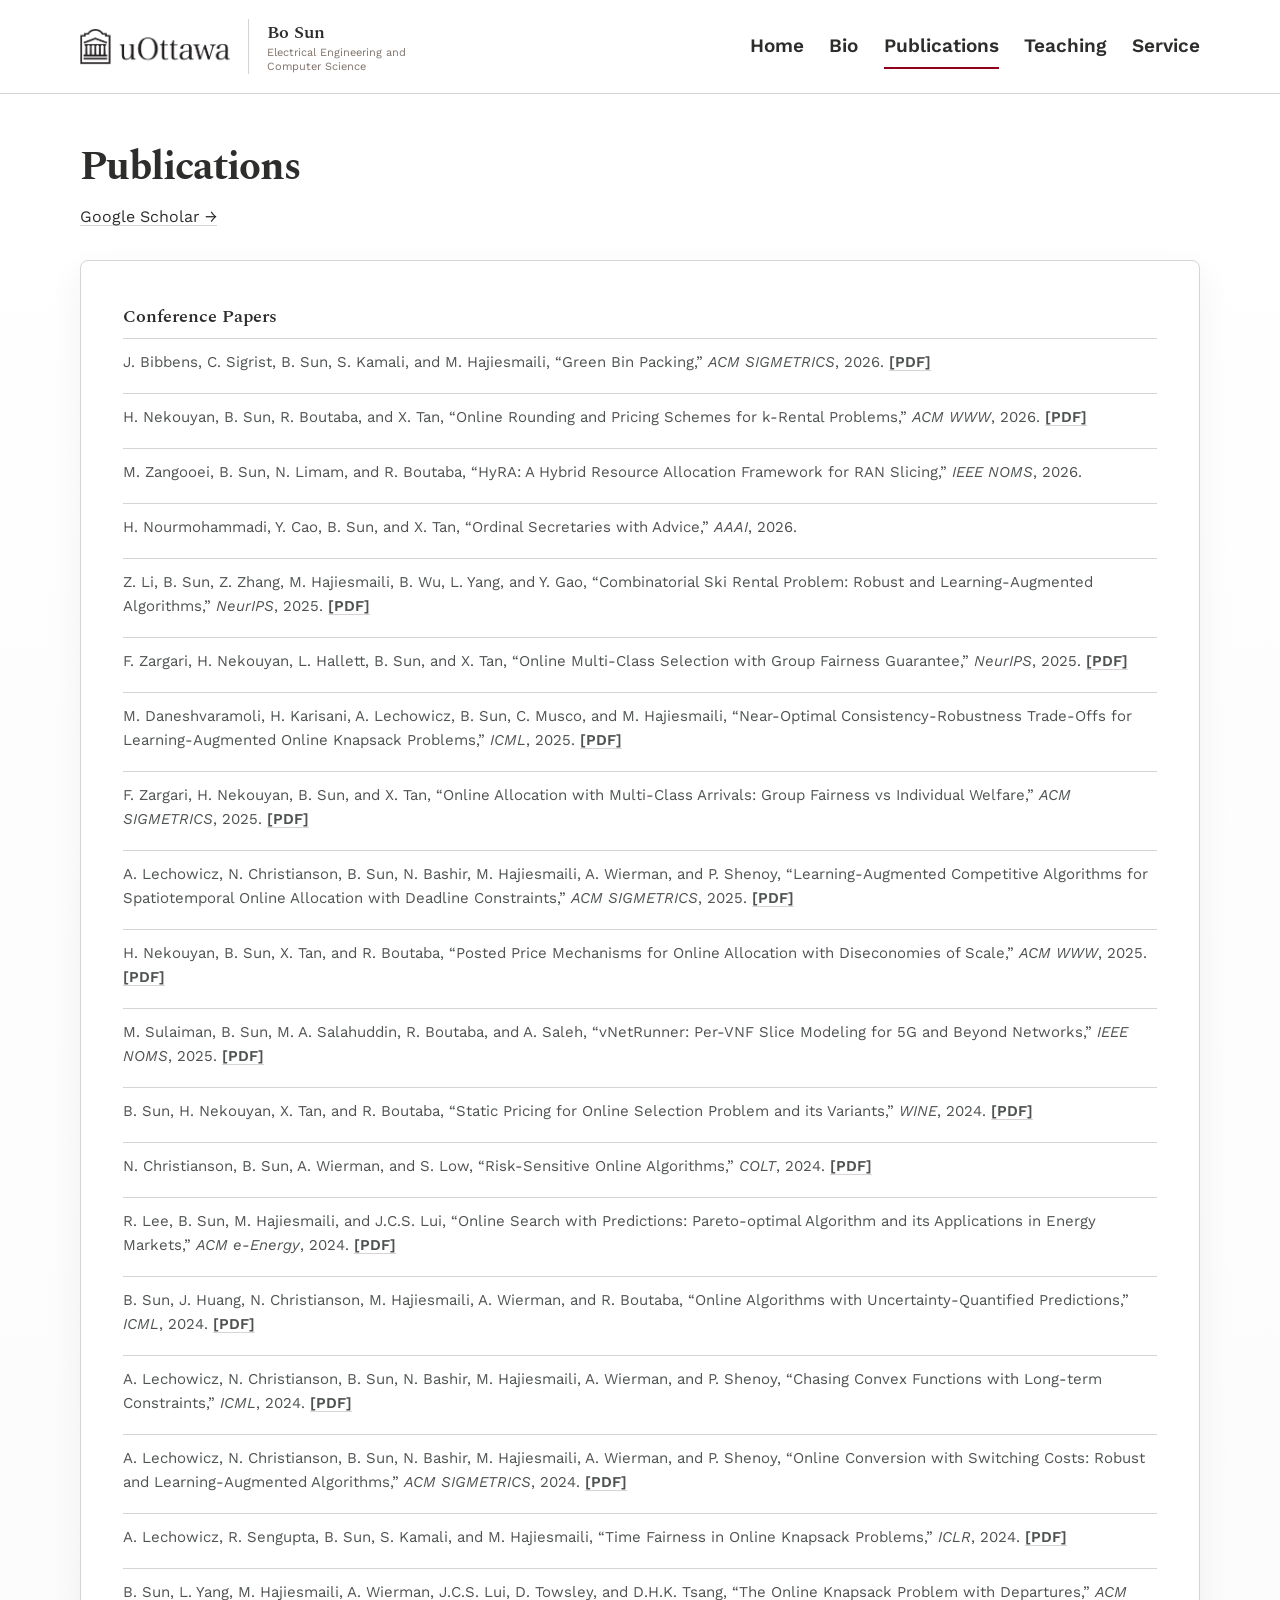
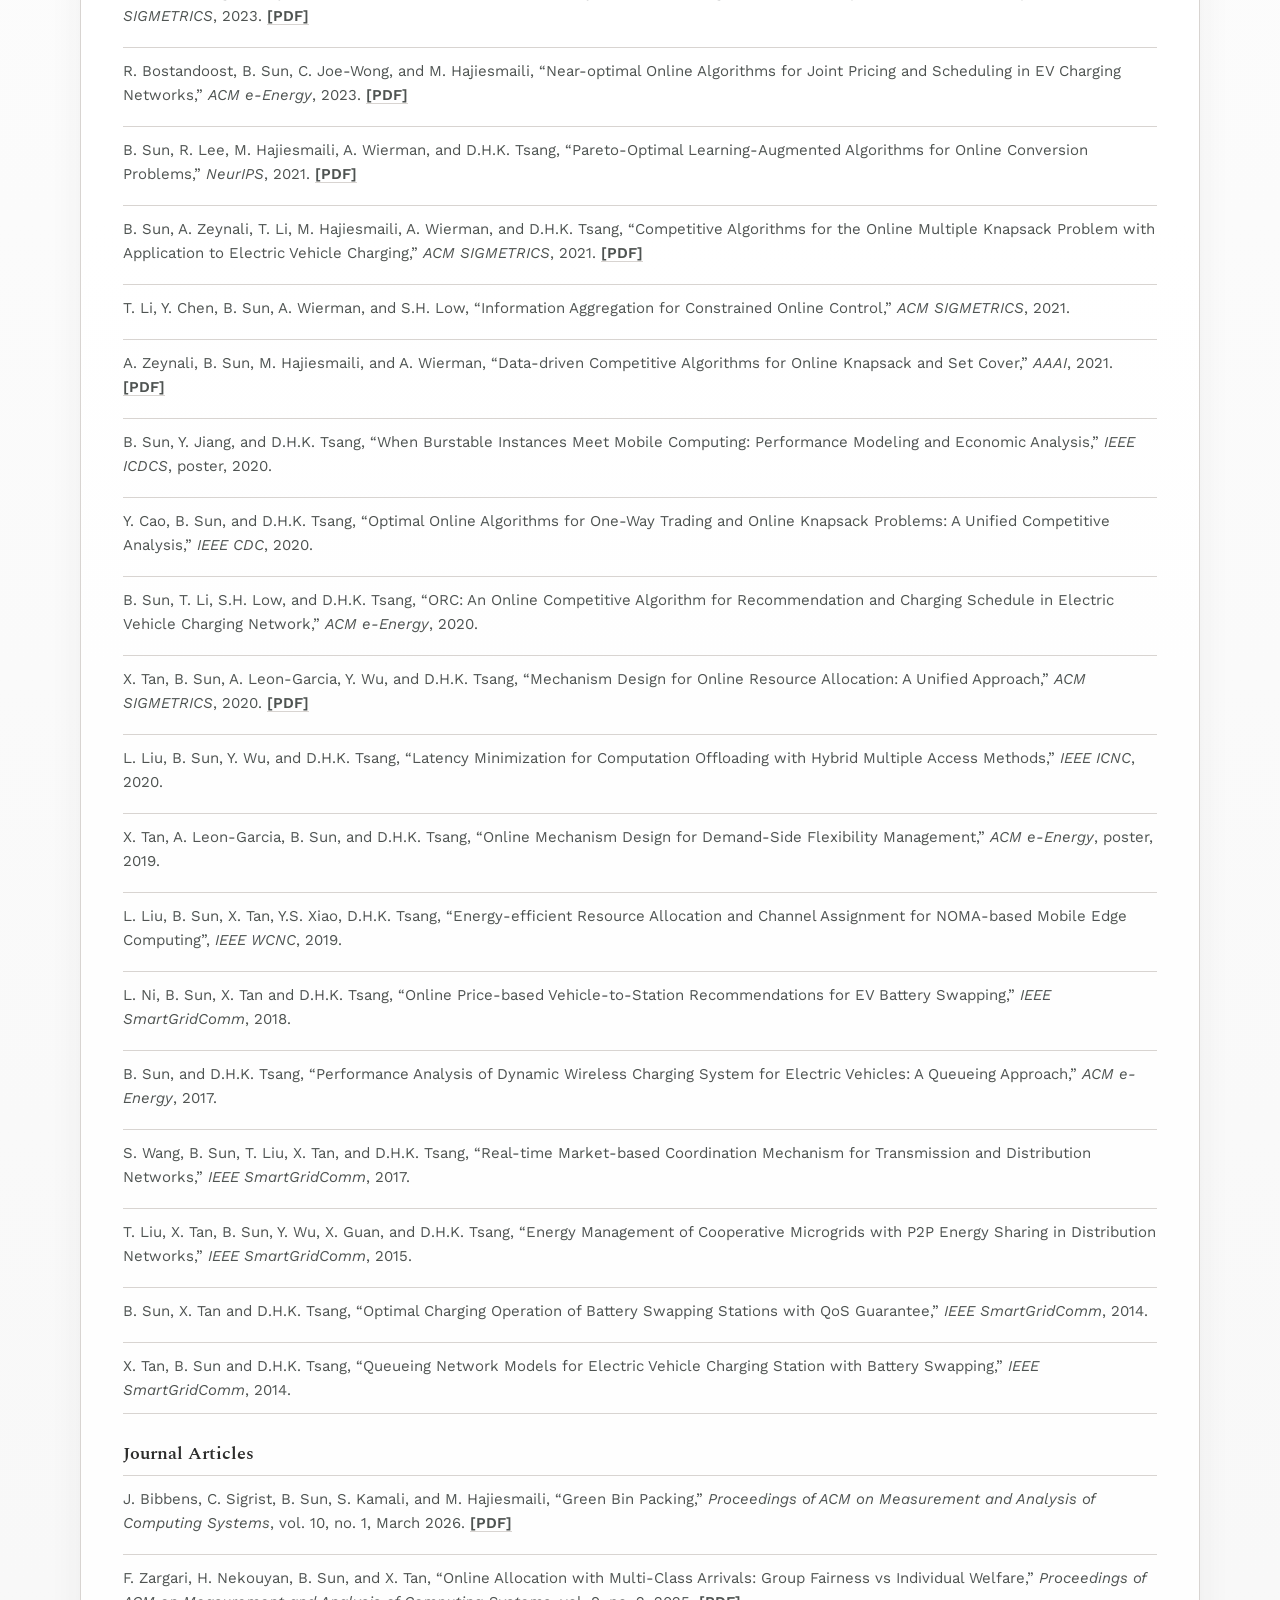
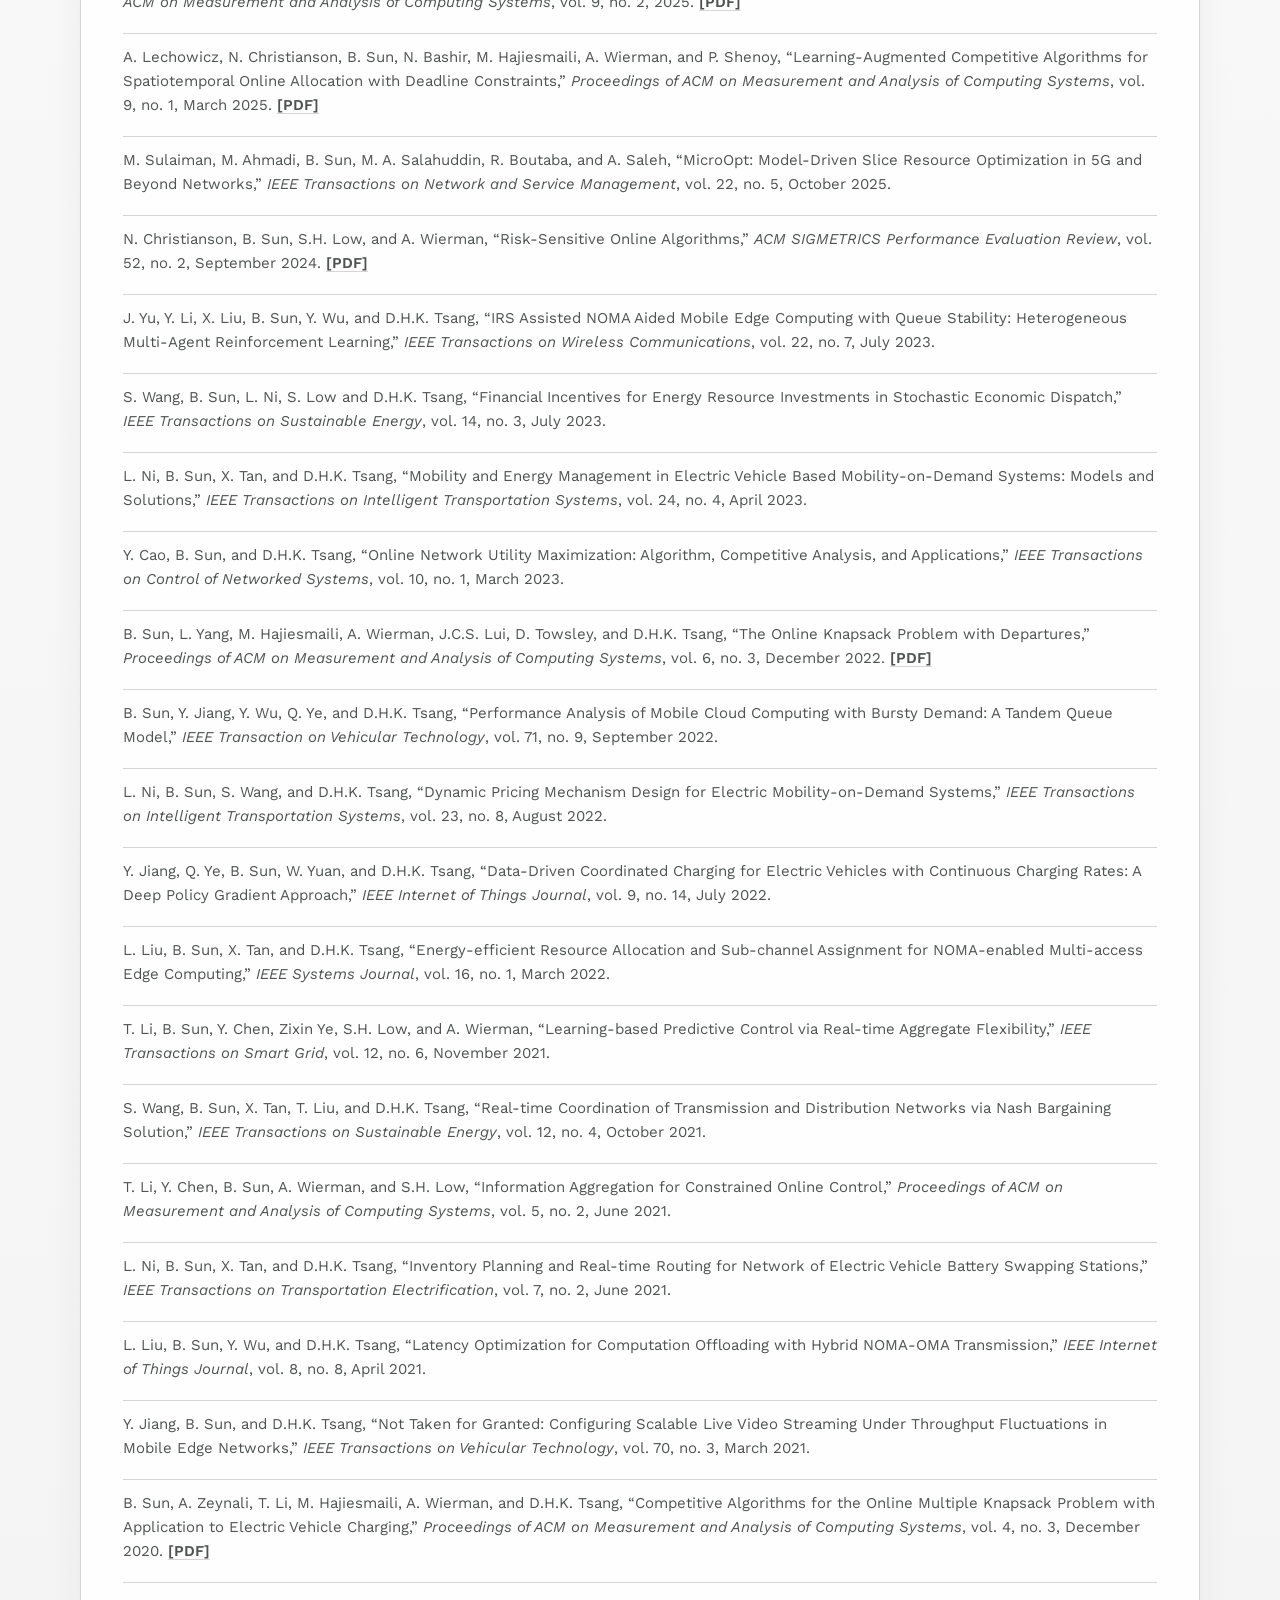
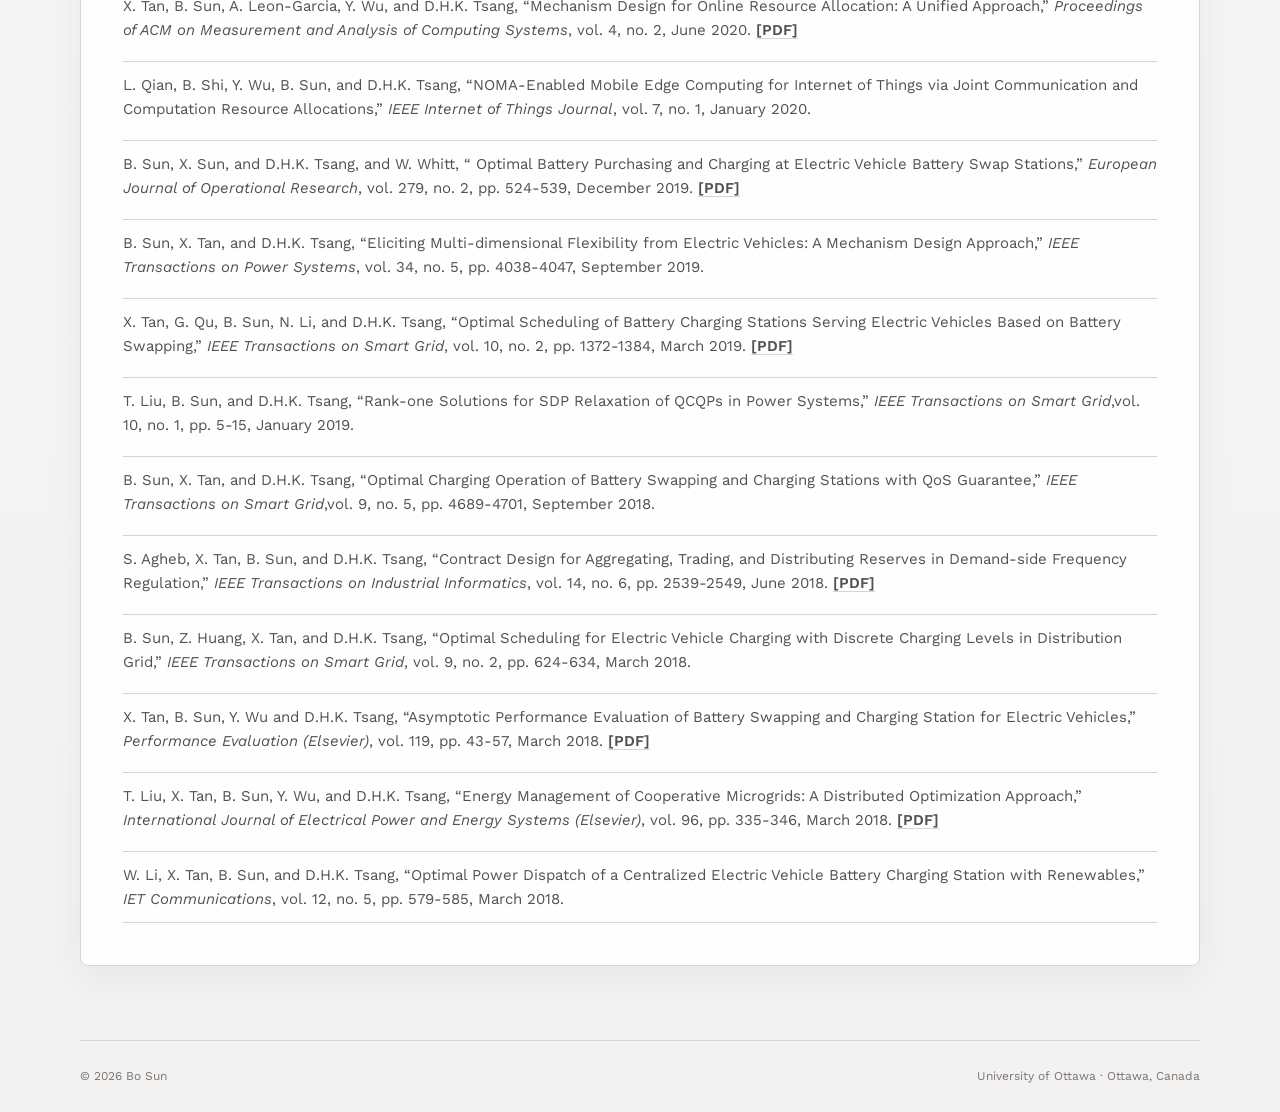
<file: publications.html>
<!doctype html>
<html lang="en">
<head>
<meta charset="utf-8">
<meta name="viewport" content="width=device-width, initial-scale=1">
<title>Publications | Bo Sun</title>
<link rel="stylesheet" href="site.css">
<script src="site.js" defer></script>
</head>
<body>
<header class="site-header">
  <a class="identity" href="index.html"><img class="university-logo" src="image/uottawa-logo.png" alt="University of Ottawa"><span class="identity-text"><strong>Bo Sun</strong><span>Electrical Engineering and Computer Science</span></span></a>
  <button class="menu-toggle" type="button" aria-expanded="false" aria-controls="site-nav"><span></span><span></span><span class="sr-only">Toggle navigation</span></button>
  <nav id="site-nav" aria-label="Main navigation"><a href="index.html">Home</a><a href="bio.html">Bio</a><a class="current" href="publications.html">Publications</a><a href="teaching.html">Teaching</a><a href="service.html">Service</a></nav>
</header>
<main class="page">
<header class="page-header"><h1>Publications</h1><p><a href="https://scholar.google.com.hk/citations?user=nzuTDlcAAAAJ&hl=en">Google Scholar →</a></p></header>
<section class="page-panel">
<h3>Conference Papers</h3>
<ol class="publication-page-list">

<li><p>J. Bibbens, C. Sigrist, B. Sun, S. Kamali, and M. Hajiesmaili, &ldquo;Green Bin Packing,&rdquo; <i>ACM SIGMETRICS</i>, 2026. <a href="https://arxiv.org/abs/2510.26968">[PDF]</a></p></li>

<li><p>H. Nekouyan, B. Sun, R. Boutaba, and X. Tan, &ldquo;Online Rounding and Pricing Schemes for k-Rental Problems,&rdquo; <i>ACM WWW</i>, 2026. <a href="https://arxiv.org/abs/2507.19649">[PDF]</a></p></li>

<li><p>M. Zangooei, B. Sun, N. Limam, and R. Boutaba, &ldquo;HyRA: A Hybrid Resource Allocation Framework for RAN Slicing,&rdquo; <i>IEEE NOMS</i>, 2026.</p></li>

<li><p>H. Nourmohammadi, Y. Cao, B. Sun, and X. Tan, &ldquo;Ordinal Secretaries with Advice,&rdquo; <i>AAAI</i>, 2026.</p></li>

<li><p>Z. Li, B. Sun, Z. Zhang, M. Hajiesmaili, B. Wu, L. Yang, and Y. Gao, &ldquo;Combinatorial Ski Rental Problem: Robust and Learning-Augmented Algorithms,&rdquo; <i>NeurIPS</i>, 2025. <a href="https://openreview.net/pdf?id=cSuPEKNyAo">[PDF]</a></p></li>

<li><p>F. Zargari, H. Nekouyan, L. Hallett, B. Sun, and X. Tan, &ldquo;Online Multi-Class Selection with Group Fairness Guarantee,&rdquo; <i>NeurIPS</i>, 2025. <a href="https://arxiv.org/abs/2510.21055">[PDF]</a></p></li>

<li><p>M. Daneshvaramoli, H. Karisani, A. Lechowicz, B. Sun, C. Musco, and M. Hajiesmaili, &ldquo;Near-Optimal Consistency-Robustness Trade-Offs for Learning-Augmented Online Knapsack Problems,&rdquo; <i>ICML</i>, 2025. <a href="https://arxiv.org/abs/2406.18752">[PDF]</a></p></li>

<li><p>F. Zargari, H. Nekouyan, B. Sun, and X. Tan, &ldquo;Online Allocation with Multi-Class Arrivals: Group Fairness vs Individual Welfare,&rdquo; <i>ACM SIGMETRICS</i>, 2025. <a href="https://arxiv.org/abs/2501.15782">[PDF]</a></p></li>

<li><p>A. Lechowicz, N. Christianson, B. Sun, N. Bashir, M. Hajiesmaili, A. Wierman, and P. Shenoy, &ldquo;Learning-Augmented Competitive Algorithms for Spatiotemporal Online Allocation with Deadline Constraints,&rdquo; <i>ACM SIGMETRICS</i>, 2025. <a href="https://dl.acm.org/doi/10.1145/3711701">[PDF]</a></p></li>

<li><p>H. Nekouyan, B. Sun, X. Tan, and R. Boutaba, &ldquo;Posted Price Mechanisms for Online Allocation with Diseconomies of Scale,&rdquo; <i>ACM WWW</i>, 2025. <a href="https://arxiv.org/abs/2502.02543">[PDF]</a></p></li>

<li><p>M. Sulaiman, B. Sun, M. A. Salahuddin, R. Boutaba, and A. Saleh, &ldquo;vNetRunner: Per-VNF Slice Modeling for 5G and Beyond Networks,&rdquo; <i>IEEE NOMS</i>, 2025. <a href="https://rboutaba.cs.uwaterloo.ca/Papers/Conferences/2023/SulaimanNOMS2025.pdf">[PDF]</a></p></li>

<li><p>B. Sun, H. Nekouyan, X. Tan, and R. Boutaba, &ldquo;Static Pricing for Online Selection Problem and its Variants,&rdquo; <i>WINE</i>, 2024. <a href="https://arxiv.org/abs/2410.07378">[PDF]</a></p></li>

<li><p>N. Christianson, B. Sun, A. Wierman, and S. Low, &ldquo;Risk-Sensitive Online Algorithms,&rdquo; <i>COLT</i>, 2024. <a href="https://arxiv.org/abs/2405.09859">[PDF]</a></p></li>

<li><p>R. Lee, B. Sun, M. Hajiesmaili, and J.C.S. Lui, &ldquo;Online Search with Predictions: Pareto-optimal Algorithm and its Applications in Energy Markets,&rdquo; <i>ACM e-Energy</i>, 2024. <a href="https://arxiv.org/abs/2211.06567">[PDF]</a></p></li>

<li><p>B. Sun, J. Huang, N. Christianson, M. Hajiesmaili, A. Wierman, and R. Boutaba, &ldquo;Online Algorithms with Uncertainty-Quantified Predictions,&rdquo; <i>ICML</i>, 2024. <a href="https://arxiv.org/abs/2310.11558">[PDF]</a></p></li>

<li><p>A. Lechowicz, N. Christianson, B. Sun, N. Bashir, M. Hajiesmaili, A. Wierman, and P. Shenoy, &ldquo;Chasing Convex Functions with Long-term Constraints,&rdquo; <i>ICML</i>, 2024. <a href="https://arxiv.org/abs/2402.14012">[PDF]</a></p></li>

<li><p>A. Lechowicz, N. Christianson, B. Sun, N. Bashir, M. Hajiesmaili, A. Wierman, and P. Shenoy, &ldquo;Online Conversion with Switching Costs: Robust and Learning-Augmented Algorithms,&rdquo; <i>ACM SIGMETRICS</i>, 2024. <a href="https://arxiv.org/abs/2310.20598">[PDF]</a></p></li>

<li><p>A. Lechowicz, R. Sengupta, B. Sun, S. Kamali, and M. Hajiesmaili, &ldquo;Time Fairness in Online Knapsack Problems,&rdquo; <i>ICLR</i>, 2024. <a href="https://arxiv.org/abs/2305.13293">[PDF]</a></p></li>

<li><p>B. Sun, L. Yang, M. Hajiesmaili, A. Wierman, J.C.S. Lui, D. Towsley, and D.H.K. Tsang, &ldquo;The Online Knapsack Problem with Departures,&rdquo; <i>ACM SIGMETRICS</i>, 2023. <a href="https://arxiv.org/abs/2209.11934">[PDF]</a></p></li>

<li><p>R. Bostandoost, B. Sun, C. Joe-Wong, and M. Hajiesmaili, &ldquo;Near-optimal Online Algorithms for Joint Pricing and Scheduling in EV Charging Networks,&rdquo; <i>ACM e-Energy</i>, 2023. <a href="https://arxiv.org/abs/2301.06087">[PDF]</a> </p></li>

<li><p>B. Sun, R. Lee, M. Hajiesmaili, A. Wierman, and D.H.K. Tsang, &ldquo;Pareto-Optimal Learning-Augmented Algorithms for Online Conversion Problems,&rdquo; <i>NeurIPS</i>, 2021. <a href="https://arxiv.org/abs/2109.01556">[PDF]</a> </p></li>

<li><p>B. Sun, A. Zeynali, T. Li, M. Hajiesmaili, A. Wierman, and D.H.K. Tsang, &ldquo;Competitive Algorithms for the Online Multiple Knapsack Problem with Application to Electric Vehicle Charging,&rdquo; <i>ACM SIGMETRICS</i>, 2021. <a href="https://arxiv.org/abs/2010.00412">[PDF]</a></p></li>

<li><p>T. Li, Y. Chen, B. Sun, A. Wierman, and S.H. Low, &ldquo;Information Aggregation for Constrained Online Control,&rdquo; <i>ACM SIGMETRICS</i>, 2021.</p></li>

<li><p>A. Zeynali, B. Sun, M. Hajiesmaili, and A. Wierman, &ldquo;Data-driven Competitive Algorithms for Online Knapsack and Set Cover,&rdquo; <i>AAAI</i>, 2021. <a href="https://arxiv.org/abs/2012.05361">[PDF]</a></p></li>

<li><p>B. Sun, Y. Jiang, and D.H.K. Tsang, “When Burstable Instances Meet Mobile Computing: Performance Modeling and Economic Analysis,” <i>IEEE ICDCS</i>, poster, 2020.</p></li>

<li><p>Y. Cao, B. Sun, and D.H.K. Tsang, &ldquo;Optimal Online Algorithms for One-Way Trading and Online Knapsack Problems: A Unified Competitive Analysis,&rdquo; <i>IEEE CDC</i>, 2020.</p></li>

<li><p>B. Sun, T. Li, S.H. Low, and D.H.K. Tsang, &ldquo;ORC: An Online Competitive Algorithm for Recommendation and Charging Schedule in Electric Vehicle Charging Network,&rdquo; <i>ACM e-Energy</i>, 2020.</p></li>

<li><p>
X. Tan, B. Sun, A. Leon-Garcia, Y. Wu, and D.H.K. Tsang, &ldquo;Mechanism Design for Online Resource Allocation: A Unified Approach,&rdquo; <i>ACM SIGMETRICS</i>, 2020. <a href="https://arxiv.org/abs/2004.09640">[PDF]</a></p></li>

<li><p>L. Liu, B. Sun, Y. Wu, and D.H.K. Tsang, “Latency Minimization for Computation Offloading with Hybrid Multiple Access Methods,” <i>IEEE ICNC</i>, 2020.</p></li>

<li><p>X. Tan, A. Leon-Garcia, B. Sun, and D.H.K. Tsang, &ldquo;Online Mechanism Design for Demand-Side Flexibility Management,&rdquo; <i>ACM e-Energy</i>, poster, 2019. </p></li>

<li><p>L. Liu, B. Sun, X. Tan, Y.S. Xiao, D.H.K. Tsang, &ldquo;Energy-efficient Resource Allocation and Channel Assignment for NOMA-based Mobile Edge Computing&rdquo;, <i>IEEE WCNC</i>, 2019.</p></li>

<li><p>L. Ni, B. Sun, X. Tan and D.H.K. Tsang, &ldquo;Online Price-based Vehicle-to-Station Recommendations for EV Battery Swapping,&rdquo; <i>IEEE SmartGridComm</i>, 2018.</p></li>

<li><p>B. Sun, and D.H.K. Tsang, &ldquo;Performance Analysis of Dynamic Wireless Charging System for Electric Vehicles: A Queueing Approach,&rdquo; <i>ACM e-Energy</i>, 2017.</p></li>

<li><p>S. Wang, B. Sun, T. Liu, X. Tan, and D.H.K. Tsang, &ldquo;Real-time Market-based Coordination Mechanism for Transmission and Distribution Networks,&rdquo; <i>IEEE SmartGridComm</i>, 2017.</p></li>

<li><p>T. Liu, X. Tan, B. Sun, Y. Wu, X. Guan, and D.H.K. Tsang, &ldquo;Energy Management of Cooperative Microgrids with P2P Energy Sharing in Distribution Networks,&rdquo; <i>IEEE SmartGridComm</i>, 2015.</p></li>

<li><p>B. Sun, X. Tan and D.H.K. Tsang, &ldquo;Optimal Charging Operation of Battery Swapping Stations with QoS Guarantee,&rdquo; <i>IEEE SmartGridComm</i>, 2014.</p></li>

<li><p>X. Tan, B. Sun and D.H.K. Tsang, &ldquo;Queueing Network Models for Electric Vehicle Charging Station with Battery Swapping,&rdquo; <i>IEEE SmartGridComm</i>, 2014.</p></li>

</ol>


<h3>Journal Articles</h3>
<ol class="publication-page-list">

<li><p>J. Bibbens, C. Sigrist, B. Sun, S. Kamali, and M. Hajiesmaili, &ldquo;Green Bin Packing,&rdquo; <i>Proceedings of ACM on Measurement and Analysis of Computing Systems</i>, vol. 10, no. 1, March 2026. <a href="https://arxiv.org/abs/2510.26968">[PDF]</a></p></li>

<li><p>F. Zargari, H. Nekouyan, B. Sun, and X. Tan, &ldquo;Online Allocation with Multi-Class Arrivals: Group Fairness vs Individual Welfare,&rdquo; <i>Proceedings of ACM on Measurement and Analysis of Computing Systems</i>, vol. 9, no. 2, 2025. <a href="https://arxiv.org/abs/2501.15782">[PDF]</a></p></li>

<li><p>A. Lechowicz, N. Christianson, B. Sun, N. Bashir, M. Hajiesmaili, A. Wierman, and P. Shenoy, &ldquo;Learning-Augmented Competitive Algorithms for Spatiotemporal Online Allocation with Deadline Constraints,&rdquo; <i>Proceedings of ACM on Measurement and Analysis of Computing Systems</i>, vol. 9, no. 1, March 2025. <a href="https://dl.acm.org/doi/10.1145/3711701">[PDF]</a></p></li>

<li><p>M. Sulaiman, M. Ahmadi, B. Sun, M. A. Salahuddin, R. Boutaba, and A. Saleh, &ldquo;MicroOpt: Model-Driven Slice Resource Optimization in 5G and Beyond Networks,&rdquo; <i>IEEE Transactions on Network and Service Management</i>, vol. 22, no. 5, October 2025.</p></li>

<li><p>N. Christianson, B. Sun, S.H. Low, and A. Wierman, &ldquo;Risk-Sensitive Online Algorithms,&rdquo; <i>ACM SIGMETRICS Performance Evaluation Review</i>, vol. 52, no. 2, September 2024. <a href="https://arxiv.org/abs/2405.09859">[PDF]</a></p></li>

<li><p>J. Yu, Y. Li, X. Liu, B. Sun, Y. Wu, and D.H.K. Tsang, &ldquo;IRS Assisted NOMA Aided Mobile Edge Computing with Queue Stability: Heterogeneous Multi-Agent Reinforcement Learning,&rdquo; <i>IEEE Transactions on Wireless Communications</i>, vol. 22, no. 7, July 2023. </p></li>

<li><p>S. Wang, B. Sun, L. Ni, S. Low and D.H.K. Tsang, &ldquo;Financial Incentives for Energy Resource Investments in Stochastic Economic Dispatch,&rdquo; <i>IEEE Transactions on Sustainable Energy</i>, vol. 14, no. 3, July 2023. </p></li>

<li><p>L. Ni, B. Sun, X. Tan, and D.H.K. Tsang, &ldquo;Mobility and Energy Management in Electric Vehicle Based Mobility-on-Demand Systems: Models and Solutions,&rdquo; <i>IEEE Transactions on Intelligent Transportation Systems</i>, vol. 24, no. 4, April 2023.</p></li>

<li><p>Y. Cao, B. Sun, and D.H.K. Tsang, &ldquo;Online Network Utility Maximization: Algorithm, Competitive Analysis, and Applications,&rdquo; <i>IEEE Transactions on Control of Networked Systems</i>, vol. 10, no. 1, March 2023.</p></li>

<li><p>B. Sun, L. Yang, M. Hajiesmaili, A. Wierman, J.C.S. Lui, D. Towsley, and D.H.K. Tsang, &ldquo;The Online Knapsack Problem with Departures,&rdquo; <i>Proceedings of ACM on Measurement and Analysis of Computing Systems</i>, vol. 6, no. 3, December 2022. <a href="https://arxiv.org/abs/2209.11934">[PDF]</a></p></li>

<li><p>B. Sun, Y. Jiang, Y. Wu, Q. Ye, and D.H.K. Tsang, &ldquo;Performance Analysis of Mobile Cloud Computing with Bursty Demand: A Tandem Queue Model,&rdquo; <i>IEEE Transaction on Vehicular Technology</i>, vol. 71, no. 9, September 2022.</p></li>

<li><p>L. Ni, B. Sun, S. Wang, and D.H.K. Tsang, &ldquo;Dynamic Pricing Mechanism Design for Electric Mobility-on-Demand Systems,&rdquo; <i>IEEE Transactions on Intelligent Transportation Systems</i>, vol. 23, no. 8, August 2022. </p></li>

<li><p>Y. Jiang, Q. Ye, B. Sun, W. Yuan, and D.H.K. Tsang, &ldquo;Data-Driven Coordinated Charging for Electric Vehicles with Continuous Charging Rates: A Deep Policy Gradient Approach,&rdquo; <i>IEEE Internet of Things Journal</i>, vol. 9, no. 14, July 2022. </p></li>

<li><p>L. Liu, B. Sun, X. Tan, and D.H.K. Tsang, &ldquo;Energy-efficient Resource Allocation and Sub-channel Assignment for NOMA-enabled Multi-access Edge Computing,&rdquo; <i>IEEE Systems Journal</i>, vol. 16, no. 1, March 2022. </p></li>

<li><p>T. Li, B. Sun, Y. Chen, Zixin Ye, S.H. Low, and A. Wierman, &ldquo;Learning-based Predictive Control via Real-time Aggregate Flexibility,&rdquo; <i>IEEE Transactions on Smart Grid</i>, vol. 12, no. 6, November 2021. </p></li>

<li><p>S. Wang, B. Sun, X. Tan, T. Liu, and D.H.K. Tsang, &ldquo;Real-time Coordination of Transmission and Distribution Networks via Nash Bargaining Solution,&rdquo; <i>IEEE Transactions on Sustainable Energy</i>, vol. 12, no. 4, October 2021. </p></li>

<li><p>T. Li, Y. Chen, B. Sun, A. Wierman, and S.H. Low, &ldquo;Information Aggregation for Constrained Online Control,&rdquo; <i>Proceedings of ACM on Measurement and Analysis of Computing Systems</i>, vol. 5, no. 2, June 2021. </p></li>

<li><p>L. Ni, B. Sun, X. Tan, and D.H.K. Tsang, &ldquo;Inventory Planning and Real-time Routing for Network of Electric Vehicle Battery Swapping Stations,&rdquo; <i>IEEE Transactions on Transportation Electrification</i>, vol. 7, no. 2, June 2021. </p></li>

<li><p>L. Liu, B. Sun, Y. Wu, and D.H.K. Tsang, &ldquo;Latency Optimization for Computation Offloading with Hybrid NOMA-OMA Transmission,&rdquo; <i>IEEE Internet of Things Journal</i>, vol. 8, no. 8, April 2021. </p></li>

<li><p>Y. Jiang, B. Sun, and D.H.K. Tsang, &ldquo;Not Taken for Granted: Configuring Scalable Live Video Streaming Under Throughput Fluctuations in Mobile Edge Networks,&rdquo; <i>IEEE Transactions on Vehicular Technology</i>, vol. 70, no. 3, March 2021. </p></li>

<li><p>B. Sun, A. Zeynali, T. Li, M. Hajiesmaili, A. Wierman, and D.H.K. Tsang, &ldquo;Competitive Algorithms for the Online Multiple Knapsack Problem with Application to Electric Vehicle Charging,&rdquo; <i>Proceedings of ACM on Measurement and Analysis of Computing Systems</i>, vol. 4, no. 3, December 2020. <a href="https://arxiv.org/abs/2010.00412">[PDF]</a> </p></li>

<li><p>X. Tan, B. Sun, A. Leon-Garcia, Y. Wu, and D.H.K. Tsang, &ldquo;Mechanism Design for Online Resource Allocation: A Unified Approach,&rdquo; <i>Proceedings of ACM on Measurement and Analysis of Computing Systems</i>, vol. 4, no. 2, June 2020. <a href="https://arxiv.org/abs/2004.09640">[PDF]</a></p></li>

<li><p>L. Qian, B. Shi, Y. Wu, B. Sun, and D.H.K. Tsang, &ldquo;NOMA-Enabled Mobile Edge Computing for Internet of Things via Joint Communication and Computation Resource Allocations,&rdquo; <i>IEEE Internet of Things Journal</i>, vol. 7, no. 1, January 2020. </p></li>

<li><p>B. Sun, X. Sun, and D.H.K. Tsang, and W. Whitt, &ldquo; Optimal Battery Purchasing and Charging at Electric Vehicle Battery Swap Stations,&rdquo; <i>European Journal of Operational Research</i>, vol. 279, no. 2, pp. 524-539, December 2019. <a href="http://www.columbia.edu/~ww2040/OptEVBSS_041519.pdf">[PDF]</a></p></li>

<li><p>B. Sun, X. Tan, and D.H.K. Tsang, &ldquo;Eliciting Multi-dimensional Flexibility from Electric Vehicles: A Mechanism Design Approach,&rdquo; <i>IEEE Transactions on Power Systems</i>, vol. 34, no. 5, pp. 4038-4047, September 2019.</p></li>

<li><p>X. Tan, G. Qu, B. Sun, N. Li, and D.H.K. Tsang, &ldquo;Optimal Scheduling of Battery Charging Stations Serving Electric Vehicles Based on Battery Swapping,&rdquo; <i>IEEE Transactions on Smart Grid</i>, vol. 10, no. 2, pp. 1372-1384, March 2019. <a href="http://ieeexplore.ieee.org/document/8076716">[PDF]</a></p></li>

<li><p>T. Liu, B. Sun, and D.H.K. Tsang, &ldquo;Rank-one Solutions for SDP Relaxation of QCQPs in Power Systems,&rdquo; <i>IEEE Transactions on Smart Grid</i>,vol. 10, no. 1, pp. 5-15, January 2019.</p></li>

<li><p>B. Sun, X. Tan, and D.H.K. Tsang, &ldquo;Optimal Charging Operation of Battery Swapping and Charging Stations with QoS Guarantee,&rdquo; <i>IEEE Transactions on Smart Grid</i>,vol. 9, no. 5, pp. 4689-4701, September 2018.</p></li>

<li><p>S. Agheb, X. Tan, B. Sun, and D.H.K. Tsang, &ldquo;Contract Design for Aggregating, Trading, and Distributing Reserves in Demand-side Frequency Regulation,&rdquo; <i>IEEE Transactions on Industrial Informatics</i>, vol. 14, no. 6, pp. 2539-2549, June 2018. <a href="http://ieeexplore.ieee.org/document/8241419/">[PDF]</a></p></li>

<li><p>B. Sun, Z. Huang, X. Tan, and D.H.K. Tsang, &ldquo;Optimal Scheduling for Electric Vehicle Charging with Discrete Charging Levels in Distribution Grid,&rdquo; <i>IEEE Transactions on Smart Grid</i>, vol. 9, no. 2, pp. 624-634, March 2018.</p></li>

<li><p>X. Tan, B. Sun, Y. Wu and D.H.K. Tsang, &ldquo;Asymptotic Performance Evaluation of Battery Swapping and Charging Station for Electric Vehicles,&rdquo; <i>Performance Evaluation (Elsevier)</i>, vol. 119, pp. 43-57, March 2018. <a href="https://arxiv.org/abs/1707.07175">[PDF]</a></p></li>

<li><p>T. Liu, X. Tan, B. Sun, Y. Wu, and D.H.K. Tsang, &ldquo;Energy Management of Cooperative Microgrids: A Distributed Optimization Approach,&rdquo; <i>International Journal of Electrical Power and Energy Systems (Elsevier)</i>, vol. 96, pp. 335-346, March 2018. <a href="https://www.sciencedirect.com/science/article/pii/S0142061517300133">[PDF]</a></p></li>

<li><p>W. Li, X. Tan, B. Sun, and D.H.K. Tsang, &ldquo;Optimal Power Dispatch of a Centralized Electric Vehicle Battery Charging Station with Renewables,&rdquo; <i>IET Communications</i>, vol. 12, no. 5, pp. 579-585, March 2018. </p></li>


</ol>
</section>
</main>
<footer><p>© <span id="year">2026</span> Bo Sun</p><p>University of Ottawa · Ottawa, Canada</p></footer>
</body>
</html>
</file>
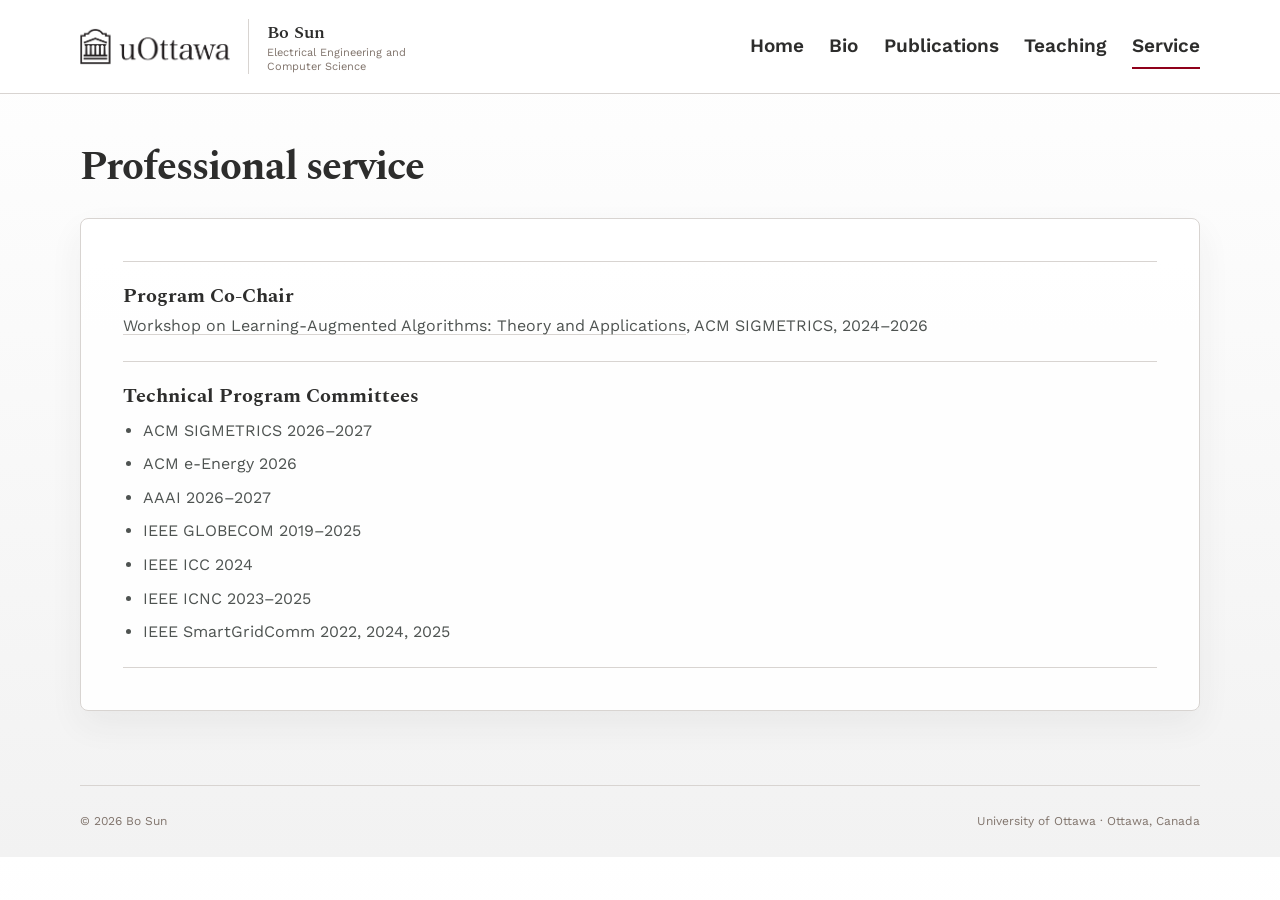
<file: service.html>
<!doctype html>
<html lang="en">
<head><meta charset="utf-8"><meta name="viewport" content="width=device-width, initial-scale=1"><title>Service | Bo Sun</title><link rel="stylesheet" href="site.css"><script src="site.js" defer></script></head>
<body>
  <header class="site-header">
    <a class="identity" href="index.html"><img class="university-logo" src="image/uottawa-logo.png" alt="University of Ottawa"><span class="identity-text"><strong>Bo Sun</strong><span>Electrical Engineering and Computer Science</span></span></a>
    <button class="menu-toggle" type="button" aria-expanded="false" aria-controls="site-nav"><span></span><span></span><span class="sr-only">Toggle navigation</span></button>
    <nav id="site-nav" aria-label="Main navigation"><a href="index.html">Home</a><a href="bio.html">Bio</a><a href="publications.html">Publications</a><a href="teaching.html">Teaching</a><a class="current" href="service.html">Service</a></nav>
  </header>
  <main class="page">
    <header class="page-header"><h1>Professional service</h1></header>
    <section class="page-panel">
      <article class="service-item"><h2>Program Co-Chair</h2><p><a href="https://learning-augmented-algorithms.github.io/">Workshop on Learning-Augmented Algorithms: Theory and Applications</a>, ACM SIGMETRICS, 2024&ndash;2026</p></article>
      <article class="service-item">
        <h2>Technical Program Committees</h2>
        <ul class="service-list">
          <li>ACM SIGMETRICS 2026&ndash;2027</li>
          <li>ACM e-Energy 2026</li>
          <li>AAAI 2026&ndash;2027</li>
          <li>IEEE GLOBECOM 2019&ndash;2025</li>
          <li>IEEE ICC 2024</li>
          <li>IEEE ICNC 2023&ndash;2025</li>
          <li>IEEE SmartGridComm 2022, 2024, 2025</li>
        </ul>
      </article>
    </section>
  </main>
  <footer><p>© <span id="year">2026</span> Bo Sun</p><p>University of Ottawa · Ottawa, Canada</p></footer>
</body>
</html>
</file>
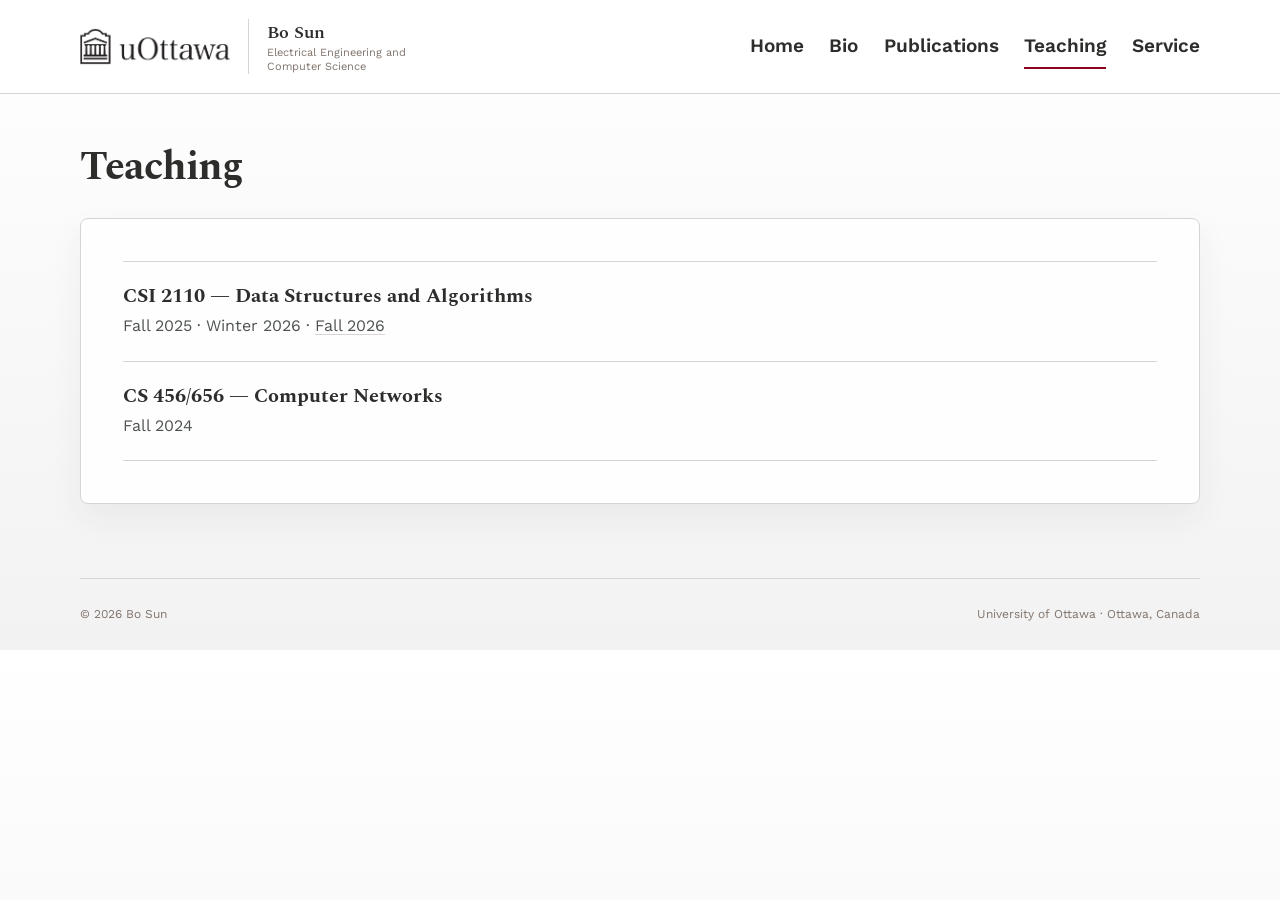
<file: teaching.html>
<!doctype html>
<html lang="en">
<head><meta charset="utf-8"><meta name="viewport" content="width=device-width, initial-scale=1"><title>Teaching | Bo Sun</title><link rel="stylesheet" href="site.css"><script src="site.js" defer></script></head>
<body>
  <header class="site-header">
    <a class="identity" href="index.html"><img class="university-logo" src="image/uottawa-logo.png" alt="University of Ottawa"><span class="identity-text"><strong>Bo Sun</strong><span>Electrical Engineering and Computer Science</span></span></a>
    <button class="menu-toggle" type="button" aria-expanded="false" aria-controls="site-nav"><span></span><span></span><span class="sr-only">Toggle navigation</span></button>
    <nav id="site-nav" aria-label="Main navigation"><a href="index.html">Home</a><a href="bio.html">Bio</a><a href="publications.html">Publications</a><a class="current" href="teaching.html">Teaching</a><a href="service.html">Service</a></nav>
  </header>
  <main class="page">
    <header class="page-header"><h1>Teaching</h1></header>
    <section class="page-panel">
      <article class="course"><h2>CSI 2110 &mdash; Data Structures and Algorithms</h2><p>Fall 2025 &middot; Winter 2026 &middot; <a href="csi2110-fall-2026.html">Fall 2026</a></p></article>
      <article class="course"><h2>CS 456/656 — Computer Networks</h2><p>Fall 2024</p></article>
    </section>
  </main>
  <footer><p>© <span id="year">2026</span> Bo Sun</p><p>University of Ottawa · Ottawa, Canada</p></footer>
</body>
</html>
</file>
<file: site.css>
@import url('https://fonts.googleapis.com/css2?family=Spectral:wght@500;600&family=Work+Sans:wght@400;500;600;700&display=swap');

:root {
  --garnet: #8f001a;
  --garnet-dark: #6f0014;
  --charcoal: #2d2d2c;
  --warm-grey: #80746c;
  --polar-grey: #f2f2f2;
  --line: #d8d4d1;
  --paper: #ffffff;
  --max: 1120px;
  --sans: "Work Sans", Arial, sans-serif;
  --serif: "Spectral", Georgia, serif;
}

* { box-sizing: border-box; }
html { scroll-behavior: smooth; }
body { margin: 0; color: var(--charcoal); background: linear-gradient(180deg, #fff 0%, var(--polar-grey) 100%); font: 400 16px/1.6 var(--sans); }
a { color: var(--garnet); text-underline-offset: 3px; }
main a, footer a { color: inherit; text-decoration-color: var(--line); transition: color .16s, text-decoration-color .16s; }
main a:hover, main a:focus-visible, footer a:hover, footer a:focus-visible { color: var(--garnet); text-decoration-color: var(--garnet); }
img { display: block; max-width: 100%; }
.sr-only { position: absolute; width: 1px; height: 1px; margin: -1px; overflow: hidden; clip: rect(0,0,0,0); white-space: nowrap; }
.skip-link { position: fixed; z-index: 100; top: -100px; left: 16px; padding: 10px 16px; color: white; background: var(--charcoal); }
.skip-link:focus { top: 16px; }

.site-header { position: relative; min-height: 94px; padding: 0 max(22px, calc((100% - var(--max)) / 2)); display: flex; align-items: center; justify-content: space-between; gap: 34px; background: var(--paper); border-bottom: 1px solid var(--line); }
.identity { min-width: 310px; display: flex; align-items: center; gap: 18px; color: var(--charcoal); text-decoration: none; }
.university-logo { width: 150px; height: auto; flex: 0 0 150px; }
.identity-text { padding-left: 18px; display: flex; flex-direction: column; line-height: 1.25; border-left: 1px solid var(--line); }
.identity-text strong { font: 600 18px var(--serif); }
.identity-text span { max-width: 190px; color: var(--warm-grey); font-size: 11px; }
nav { display: flex; align-items: center; gap: clamp(16px, 2vw, 30px); }
nav a { position: relative; padding: 9px 0; color: var(--charcoal); font-size: 19px; font-weight: 600; text-decoration: none; white-space: nowrap; }
nav a::after { position: absolute; right: 0; bottom: 2px; left: 0; height: 2px; content: ""; background: var(--garnet); transform: scaleX(0); transition: transform .18s ease; }
nav a:hover::after, nav a:focus-visible::after, nav a.current::after { transform: scaleX(1); }
.menu-toggle { display: none; border: 0; background: transparent; }
.menu-toggle > span:not(.sr-only) { display: block; width: 25px; height: 2px; margin: 7px 0; background: var(--charcoal); transition: transform .18s; }

main { width: min(var(--max), calc(100% - 44px)); margin: auto; }
.profile-section { padding: clamp(40px, 5.5vw, 58px) 0 44px; display: grid; grid-template-columns: minmax(240px, .72fr) minmax(360px, 1.28fr); gap: clamp(34px, 5vw, 60px); align-items: center; }
.profile-photo-wrap { width: 76%; max-width: 285px; margin: auto; aspect-ratio: 4/5; overflow: hidden; border-radius: 8px; box-shadow: 0 18px 36px rgba(45,45,44,.14); }
.profile-photo { width: 100%; height: 100%; object-fit: cover; object-position: 50% 32%; }
.eyebrow { margin: 0 0 8px; color: var(--garnet); font-size: 12px; font-weight: 700; letter-spacing: .09em; text-transform: uppercase; }
h1, h2, h3, p { overflow-wrap: break-word; }
h1, h2 { color: var(--charcoal); font-family: var(--serif); }
h1 { margin: 0; font-size: clamp(42px, 5vw, 58px); line-height: 1; letter-spacing: -.025em; }
.profile-intro h1 { font-size: 34px; line-height: 1.2; }
.role { margin: 16px 0 24px; color: var(--charcoal); font-size: 19px; font-weight: 600; line-height: 1.45; }
.affiliation-extra { display: block; margin-top: 8px; }
.profile-intro > p:not(.eyebrow):not(.role) { max-width: 680px; margin: 0 0 14px; color: #4e5351; font-size: 17px; }
.profile-links { display: grid; gap: 8px; font-size: 18px; font-weight: 600; line-height: 1.45; }
.profile-detail { display: grid; grid-template-columns: 138px minmax(0, 1fr); align-items: baseline; gap: 12px; color: var(--charcoal); }
.profile-detail strong { color: inherit; font-size: inherit; font-weight: inherit; letter-spacing: normal; text-transform: none; }
.scholar-link { font-weight: inherit; white-space: nowrap; }
.email-text { color: var(--warm-grey); }

.home-section { padding: 38px 0 42px; border-top: 1px solid var(--line); }
.section-title-row { margin-bottom: 22px; display: flex; align-items: flex-end; justify-content: space-between; gap: 24px; }
h2 { margin: 0; font-size: clamp(24px, 2.5vw, 30px); line-height: 1.2; }
.section-lede { max-width: 760px; margin: 12px 0 0; color: #4e5351; font-size: 17px; }
.section-more { font-size: 14px; font-weight: 600; white-space: nowrap; }
.research-summary { max-width: 860px; color: #4e5351; font-size: 17px; }
.research-summary p { margin: 0; }
.research-summary p + p { margin-top: 14px; }
.opening-section { padding-top: 34px; padding-bottom: 38px; }
.opening-card { max-width: 860px; padding: 22px 24px; background: #f7e9ec; border-left: 4px solid var(--garnet); }
.opening-card p { margin: 0; color: #3e403f; font-size: 16px; }
.interest-grid { display: grid; grid-template-columns: repeat(3, 1fr); gap: 20px; }
.interest-grid article { padding: 24px; background: rgba(255,255,255,.82); border: 1px solid var(--line); border-radius: 8px; }
.interest-grid article > span { color: var(--garnet); font-size: 12px; font-weight: 700; }
.interest-grid h3 { margin: 0 0 10px; font: 600 18px/1.3 var(--serif); }
.interest-grid p { margin: 0; color: #5d6461; font-size: 14px; }

.selected-publications { margin: 0; padding: 0; list-style: none; }
.selected-publications li { padding: 18px 0; display: grid; grid-template-columns: 145px 1fr; gap: 24px; align-items: start; border-top: 1px solid var(--line); }
.selected-publications li:last-child { border-bottom: 1px solid var(--line); }
.venue { padding: 5px 9px; display: inline-block; justify-self: start; color: white; background: var(--garnet); border-radius: 4px; font-size: 12px; font-weight: 700; }
.selected-publications h3 { margin: 0 0 4px; font: 600 17px/1.4 var(--serif); }
.selected-publications p { margin: 0; color: var(--warm-grey); font-size: 15px; }
.selected-publications li > a { font-size: 12px; font-weight: 700; }

.page { padding: 54px 0 74px; }
.page-header { margin-bottom: 30px; }
.page-header h1 { font-size: clamp(30px, 3.5vw, 40px); }
.page-panel { padding: clamp(24px, 4vw, 42px); background: rgba(255,255,255,.9); border: 1px solid var(--line); border-radius: 8px; box-shadow: 0 14px 34px rgba(45,45,44,.06); }
.page-panel > :first-child { margin-top: 0; }
.page-panel > :last-child { margin-bottom: 0; }
.page-panel h2 { margin: 38px 0 15px; padding-bottom: 10px; font-size: 23px; border-bottom: 1px solid var(--line); }
.page-panel h3 { margin: 26px 0 8px; font: 600 18px var(--serif); }
.page-panel p, .page-panel li { color: #4e5351; }
.page-panel li + li { margin-top: 8px; }
.positions-page { max-width: 920px; }
.positions-header { max-width: 760px; margin-bottom: 40px; }
.positions-header h1 { font-size: clamp(32px, 4vw, 44px); }
.position-topics { display: grid; grid-template-columns: repeat(2, minmax(0, 1fr)); gap: 12px 30px; }
.positions-page ul li::marker { color: var(--garnet); }
.student-paths { margin: 0; padding-left: 22px; }
.resource-links { padding-left: 0; list-style: none; }
.resource-links li { padding: 10px 0; border-top: 1px solid var(--line); }
.resource-links li:last-child { border-bottom: 1px solid var(--line); }
.topic-list { display: grid; gap: 0; }
.topic { padding: 25px 0; display: grid; grid-template-columns: 58px 1fr; border-top: 1px solid var(--line); }
.topic:last-child { border-bottom: 1px solid var(--line); }
.topic > span { color: var(--garnet); font-size: 12px; font-weight: 700; }
.topic h2 { margin: 0 0 8px; padding: 0; border: 0; }
.topic p { margin: 0 0 10px; }
.research-page { max-width: var(--max); }
.research-page .page-header { max-width: 880px; margin-bottom: 42px; }
.research-overview { margin-bottom: 20px; padding: clamp(28px, 4vw, 46px); background: var(--charcoal); border-radius: 8px; }
.research-overview h2 { margin: 0 0 20px; color: white; font-size: clamp(26px, 3.2vw, 36px); }
.research-overview p { max-width: 900px; margin: 0 0 15px; color: #e5e1df; font-size: 17px; }
.research-overview p:last-child { margin-bottom: 0; }
.research-overview .eyebrow { color: #e6a8b4; font-size: 12px; }
.research-overview strong { color: white; }
.research-area { padding: clamp(38px, 5vw, 62px) 0; display: grid; grid-template-columns: 82px minmax(0, 1fr); gap: clamp(20px, 4vw, 48px); border-bottom: 1px solid var(--line); }
.research-area-number { padding-top: 7px; color: var(--garnet); font: 600 16px var(--serif); }
.research-area-content { max-width: 900px; }
.research-area-content > h2 { margin: 0 0 18px; font-size: clamp(27px, 3vw, 36px); }
.research-area-content > p { margin: 0 0 15px; color: #4e5351; font-size: 17px; }
.research-highlights { margin-top: 28px; }
.research-highlights h3 { margin: 0 0 10px; color: var(--charcoal); font: 600 16px var(--serif); }
.research-highlights ul { margin: 0; padding: 0; list-style: none; border-top: 1px solid var(--line); }
.research-highlights li { border-bottom: 1px solid var(--line); }
.research-highlights a { padding: 13px 2px; display: grid; grid-template-columns: minmax(0, 1.35fr) minmax(220px, .65fr); gap: 24px; color: var(--charcoal); text-decoration: none; }
.research-highlights a:hover strong, .research-highlights a:focus-visible strong { color: var(--garnet); }
.research-highlights strong { font-size: 15px; font-weight: 600; }
.research-highlights span { color: var(--warm-grey); font-size: 13px; }
.research-footer-link { padding: 34px 0 4px; text-align: right; }
.research-footer-link a { font-weight: 600; }
.course, .service-item { padding: 22px 0; border-top: 1px solid var(--line); }
.course:last-child, .service-item:last-child { border-bottom: 1px solid var(--line); }
.course h2, .service-item h2 { margin: 0 0 5px; padding: 0; border: 0; font-size: 20px; }
.course p, .service-item p { margin: 0; }
.course h2 a { color: inherit; text-decoration: none; }
.course h2 a:hover, .course h2 a:focus-visible { color: var(--garnet); }

/* Course syllabus */
.course-page { padding-bottom: 80px; }
.course-hero { padding: clamp(52px, 7vw, 84px) 0 56px; display: grid; grid-template-columns: minmax(0, 1.5fr) minmax(260px, .5fr); gap: clamp(38px, 7vw, 88px); align-items: end; border-bottom: 1px solid var(--line); }
.course-hero h1 { max-width: 780px; font-size: clamp(42px, 6vw, 68px); line-height: 1.02; }
.course-hero h1 span { display: block; margin-bottom: 10px; color: var(--garnet); font: 700 14px var(--sans); letter-spacing: .1em; }
.course-lede { max-width: 720px; margin: 24px 0 0; color: #555a58; font-size: clamp(17px, 2vw, 20px); }
.course-actions { margin-top: 30px; display: flex; align-items: center; gap: 22px; flex-wrap: wrap; }
.button { padding: 11px 17px; color: white; background: var(--garnet); border-radius: 4px; font-size: 14px; font-weight: 700; text-decoration: none; }
.button:hover, .button:focus-visible { color: white; background: var(--garnet-dark); }
.text-link { font-size: 14px; font-weight: 700; }
.course-facts { margin: 0; padding: 5px 0; border-top: 3px solid var(--garnet); }
.course-facts div { padding: 13px 0; border-bottom: 1px solid var(--line); }
.course-facts dt { color: var(--warm-grey); font-size: 11px; font-weight: 700; letter-spacing: .08em; text-transform: uppercase; }
.course-facts dd { margin: 2px 0 0; font-size: 15px; font-weight: 600; }
.course-layout { display: grid; grid-template-columns: 190px minmax(0, 1fr); gap: clamp(36px, 7vw, 76px); }
.course-nav { position: sticky; top: 20px; height: fit-content; padding-top: 52px; display: grid; }
.course-nav p { margin: 0 0 10px; color: var(--warm-grey); font-size: 11px; font-weight: 700; letter-spacing: .08em; text-transform: uppercase; }
.course-nav a { padding: 7px 0; color: #555a58; font-size: 14px; font-weight: 600; text-decoration: none; border-bottom: 1px solid var(--line); }
.course-nav a:hover, .course-nav a:focus-visible { color: var(--garnet); }
.syllabus-section { padding: 58px 0; scroll-margin-top: 20px; border-bottom: 1px solid var(--line); }
.syllabus-section > h2 { margin-bottom: 18px; font-size: clamp(28px, 3.5vw, 40px); }
.syllabus-section > p:not(.eyebrow):not(.section-note) { color: #555a58; font-size: 17px; }
.outcome-grid { margin-top: 32px; display: grid; grid-template-columns: repeat(3, 1fr); gap: 14px; }
.outcome-grid article, .resource-cards > * { padding: 23px; background: white; border: 1px solid var(--line); border-radius: 6px; }
.outcome-grid article > span { color: var(--garnet); font-size: 12px; font-weight: 700; }
.outcome-grid h3 { margin: 6px 0; font: 600 19px var(--serif); }
.outcome-grid p { margin: 0; color: #5d6461; font-size: 14px; }
.meeting-grid { display: grid; grid-template-columns: 1fr 1fr; gap: 18px; }
.meeting-grid article { overflow: hidden; background: white; border: 1px solid var(--line); border-radius: 6px; }
.meeting-grid h3 { margin: 0; padding: 15px 20px; color: white; background: var(--charcoal); font: 600 20px var(--serif); }
.meeting-grid dl { margin: 0; padding: 8px 20px 16px; }
.meeting-grid dl div { padding: 13px 0; display: grid; grid-template-columns: 84px 1fr; gap: 12px; border-bottom: 1px solid var(--line); }
.meeting-grid dl div:last-child { border: 0; }
.meeting-grid dt { color: var(--garnet); font-size: 12px; font-weight: 700; text-transform: uppercase; }
.meeting-grid dd { margin: 0; font-size: 14px; }
.meeting-grid dd span, .section-note { color: var(--warm-grey); }
.section-note { margin: -6px 0 24px; font-size: 14px; }
.schedule-table { overflow-x: auto; background: white; border: 1px solid var(--line); border-radius: 0; }
.schedule-head, .schedule-row { min-width: 940px; display: grid; grid-template-columns: 105px 115px minmax(190px, 1.5fr) minmax(135px, 1fr) minmax(145px, 1fr) 105px; gap: 14px; }
.schedule-head { padding: 11px 18px; color: white; background: var(--charcoal); font-size: 11px; font-weight: 700; letter-spacing: .06em; text-transform: uppercase; }
.schedule-row { padding: 18px; align-items: start; border-bottom: 1px solid var(--line); }
.schedule-row time { color: var(--garnet); font-size: 13px; font-weight: 700; }
.schedule-row time > strong, .schedule-break span > strong { display: block; color: var(--charcoal); font: 700 11px var(--sans); letter-spacing: .03em; text-transform: uppercase; }
.schedule-row strong { font: 600 17px var(--serif); }
.schedule-row p { margin: 3px 0 0; color: #646967; font-size: 13px; line-height: 1.5; }
.schedule-head span:nth-child(4), .schedule-head span:nth-child(5) { color: #000; }
.schedule-row > p:nth-child(4), .schedule-row > p:nth-child(5) { color: #4b4746; font-weight: 600; }
.schedule-row > p.holiday { color: var(--garnet); }
.lecture-list { margin: 0; padding: 0; list-style: none; color: #646967; font-size: 13px; line-height: 1.45; }
.lecture-list li + li { margin-top: 7px; }
.lecture-list b { display: block; color: var(--charcoal); font-size: 12px; }
.schedule-break { min-width: 940px; padding: 11px 18px; display: grid; grid-template-columns: 105px 1fr; gap: 14px; color: #4e5351; background: #eeeae7; font-size: 13px; }
.assessment-break { color: var(--garnet-dark); background: #f7e9ec; }
.grade-grid { display: grid; grid-template-columns: repeat(4, 1fr); gap: 10px; }
.grade-grid > div { min-height: 145px; padding: 20px; display: flex; flex-direction: column; background: white; border: 1px solid var(--line); border-radius: 6px; }
.grade-grid strong { color: var(--garnet); font: 600 30px var(--serif); }
.grade-grid span { margin-top: auto; font-size: 14px; font-weight: 700; line-height: 1.3; }
.grade-grid small { margin-top: 3px; color: var(--warm-grey); }
.grade-grid .bonus { color: white; background: var(--garnet); border-color: var(--garnet); }
.grade-grid .bonus strong, .grade-grid .bonus small { color: white; }
.callout { margin-top: 20px; background: transparent; border: 0; }
.callout h3 { margin: 0 0 5px; font: 600 18px var(--serif); }
.callout p { margin: 0; color: #4e5351; font-size: 14px; }
.policy-list { border-top: 1px solid var(--line); }
.policy-list details { border-bottom: 1px solid var(--line); }
.policy-list summary { padding: 16px 36px 16px 2px; position: relative; cursor: pointer; color: var(--charcoal); font: 600 17px var(--serif); list-style: none; }
.policy-list summary::-webkit-details-marker { display: none; }
.policy-list summary::after { position: absolute; right: 5px; content: "+"; color: var(--garnet); font: 500 24px var(--sans); }
.policy-list details[open] summary::after { content: "−"; }
.policy-list details p { margin: -2px 0 18px; color: #555a58; font-size: 14px; }
.resource-section { border-bottom: 0; }
.resource-cards { display: grid; grid-template-columns: repeat(3, 1fr); gap: 14px; }
.resource-cards > * { min-height: 145px; display: flex; flex-direction: column; color: inherit; text-decoration: none; }
.resource-cards strong { margin-bottom: 22px; font: 600 18px var(--serif); }
.resource-cards span { margin-top: auto; color: #646967; font-size: 16px; }
.resource-cards a:hover { border-color: var(--garnet); }

/* Simple, information-first course layout */
.course-page { max-width: var(--max); }
.course-hero { padding: 48px 0 34px; display: block; border-bottom: 0; }
.course-hero h1 { max-width: none; font-size: 30px; line-height: 1.12; }
.course-hero h1 span { margin-bottom: 5px; font-size: 13px; }
.course-lede { max-width: none; margin-top: 14px; font-size: 16px; }
.course-actions { margin-top: 12px; }
.course-actions a { font-size: 14px; font-weight: 600; }
.course-hero > div > p { margin: 8px 0 0; color: var(--warm-grey); }
.course-facts { margin-top: 28px; display: grid; grid-template-columns: repeat(4, 1fr); border-top: 1px solid var(--line); border-bottom: 1px solid var(--line); }
.course-facts div { padding: 13px 16px 13px 0; border: 0; }
.course-layout { display: block; }
.course-nav { display: none; }
.syllabus-section { padding: 24px 0; border-bottom: 0; }
.syllabus-section > h2 { margin-bottom: 13px; font-size: 27px; }
.syllabus-section > p:not(.eyebrow):not(.section-note) { font-size: 16px; }
.outcome-grid { margin: 20px 0 0; display: block; border-top: 1px solid var(--line); }
.outcome-grid article { padding: 12px 0; display: grid; grid-template-columns: 36px 110px 1fr; gap: 10px; align-items: baseline; background: transparent; border: 0; border-bottom: 1px solid var(--line); border-radius: 0; }
.outcome-grid h3, .outcome-grid p { margin: 0; }
.course-outcomes { margin: 16px 0 0; padding-left: 22px; }
.course-outcomes li { margin: 6px 0; color: #555a58; }
.course-outcomes li::marker { color: var(--charcoal); }
.meeting-grid { display: block; border-top: 1px solid var(--line); }
.meeting-grid article { display: grid; grid-template-columns: 130px 1fr; background: transparent; border: 0; border-bottom: 1px solid var(--line); border-radius: 0; }
.meeting-grid h3 { padding: 16px 0; color: var(--charcoal); background: transparent; font-size: 18px; }
.meeting-grid dl { padding: 3px 0; }
.meeting-grid dl div { grid-template-columns: 90px 1fr; }
.meeting-table-wrap { overflow-x: auto; }
.meeting-table { width: 100%; border-collapse: collapse; font-size: 14px; }
.meeting-table th, .meeting-table td { padding: 9px 14px; text-align: left; white-space: nowrap; border: 0; }
.meeting-table thead th { color: var(--charcoal); background: #e9e7e5; font-size: 11px; font-weight: 700; letter-spacing: .05em; text-transform: uppercase; }
.meeting-table tbody th { width: 70px; color: var(--garnet); font-weight: 700; }
.meeting-table tbody tr:nth-child(even) { background: rgba(242, 242, 242, .55); }
.meeting-table .section-start > * { border-top: 2px solid #c8c3bf; }
.meeting-list article { margin-top: 20px; }
.meeting-list h3 { margin: 0 0 7px; color: var(--garnet); font: 600 22px var(--serif); }
.meeting-list dl { margin: 0; }
.meeting-list dl > div { padding: 6px 0; display: grid; grid-template-columns: 130px 100px 170px 1fr; gap: 16px; align-items: baseline; }
.meeting-list dt { font-weight: 600; }
.meeting-list dd { margin: 0; color: #555a58; }
.schedule-table { border-radius: 0; }
.schedule-head { background: #e9e7e5; color: var(--charcoal); }
.schedule-row { padding-top: 14px; padding-bottom: 14px; }
.schedule-break { background: #f2f0ee; }
.assessment-break { background: #f7e9ec; }
.grade-grid { display: block; border-top: 1px solid var(--line); }
.grade-grid > div { min-height: 0; padding: 11px 0; display: grid; grid-template-columns: 75px 1fr 260px; align-items: baseline; background: transparent; border: 0; border-bottom: 1px solid var(--line); border-radius: 0; }
.grade-grid strong { font: 700 18px var(--sans); }
.grade-grid span { margin: 0; }
.grade-grid small { margin: 0; }
.grade-grid .bonus { color: inherit; background: transparent; border-color: var(--line); }
.grade-grid .bonus strong { color: var(--garnet); }
.grade-grid .bonus small { color: var(--warm-grey); }
.callout { padding: 16px 0; }
.policy-list summary { cursor: default; padding-bottom: 6px; }
.policy-list summary::after { display: none; }
.policy-list details p { margin-top: 0; }
.policy-list > div { padding: 15px 0; border-bottom: 1px solid var(--line); }
.policy-list > div h3 { margin: 0 0 5px; font: 600 17px var(--serif); }
.policy-list > div p { max-width: none; margin: 0; color: #555a58; font-size: 14px; }
.policy-list > div p + p { margin-top: 9px; }
.policy-list > div ul { max-width: none; margin: 7px 0 0; padding-left: 22px; color: #555a58; font-size: 14px; }
.policy-list > div li + li { margin-top: 5px; }
.policy-links a { font-weight: 600; }
.resource-cards { display: block; border-top: 1px solid var(--line); }
.resource-cards > * { min-height: 0; padding: 13px 0; display: grid; grid-template-columns: 170px 1fr; gap: 18px; background: transparent; border: 0; border-bottom: 1px solid var(--line); border-radius: 0; }
.resource-cards strong { margin: 0; }
.resource-cards span { margin: 0; }
.service-list { margin: 10px 0 0; padding-left: 20px; }

.publication-page-list { margin: 0; padding: 0; list-style: none; }
.publication-page-list li { padding: 11px 0; border-top: 1px solid var(--line); }
.publication-page-list li:last-child { border-bottom: 1px solid var(--line); }
.publication-page-list p { margin: 0; font-size: 15px; }
.publication-page-list a { font-weight: 600; }

footer { width: min(var(--max), calc(100% - 44px)); margin: auto; padding: 26px 0; display: flex; justify-content: space-between; color: var(--warm-grey); font-size: 12px; border-top: 1px solid var(--line); }
footer p { margin: 0; }

@media (max-width: 940px) {
  .site-header { min-height: 80px; }
  .identity { min-width: 0; }
  .identity-text { display: none; }
  .menu-toggle { width: 44px; height: 44px; padding: 0; display: block; cursor: pointer; }
  .menu-toggle[aria-expanded="true"] > span:first-child { transform: translateY(4.5px) rotate(45deg); }
  .menu-toggle[aria-expanded="true"] > span:nth-child(2) { transform: translateY(-4.5px) rotate(-45deg); }
  nav { position: absolute; z-index: 20; top: 100%; right: 0; left: 0; padding: 12px 22px 20px; display: none; align-items: stretch; gap: 0; background: white; border-bottom: 1px solid var(--line); box-shadow: 0 14px 24px rgba(45,45,44,.08); }
  nav.open { display: flex; flex-direction: column; }
  nav a { padding: 10px 0; }
  nav a::after { right: auto; width: 34px; }
}

@media (max-width: 720px) {
  main, footer { width: min(100% - 30px, var(--max)); }
  .profile-section { padding-top: 28px; grid-template-columns: 1fr; gap: 32px; }
  .profile-intro { order: -1; }
  .profile-photo-wrap { width: 70%; max-width: 300px; }
  .interest-grid { grid-template-columns: 1fr; }
  .section-title-row { align-items: flex-start; flex-direction: column; gap: 10px; }
  .selected-publications li { grid-template-columns: 1fr; gap: 9px; }
  .topic { grid-template-columns: 38px 1fr; }
  .position-topics { grid-template-columns: 1fr; }
  .research-area { grid-template-columns: 38px minmax(0, 1fr); gap: 12px; }
  .research-highlights a { grid-template-columns: 1fr; gap: 3px; }
  footer { flex-direction: column; gap: 4px; }
  .course-hero { grid-template-columns: 1fr; }
  .course-layout { grid-template-columns: 1fr; }
  .course-nav { display: none; }
  .outcome-grid, .meeting-grid, .resource-cards { grid-template-columns: 1fr; }
  .grade-grid { grid-template-columns: repeat(2, 1fr); }
  .schedule-head, .schedule-row { grid-template-columns: 105px 115px minmax(190px, 1.5fr) minmax(135px, 1fr) minmax(145px, 1fr) 105px; }
  .schedule-break { grid-template-columns: 105px 1fr; }
  .course-facts { grid-template-columns: repeat(2, 1fr); }
  .outcome-grid article, .meeting-grid article, .resource-cards > * { grid-template-columns: 1fr; gap: 3px; }
  .grade-grid > div { grid-template-columns: 65px 1fr; }
  .grade-grid small { grid-column: 2; }
  .meeting-list dl > div { grid-template-columns: 110px 1fr; gap: 2px 12px; }
  .meeting-list dl dd:nth-of-type(2), .meeting-list dl dd:nth-of-type(3) { grid-column: 2; }
}

@media print {
  .site-header, footer { display: none; }
  body { background: white; }
  main { width: 100%; }
  .page-panel { padding: 0; border: 0; box-shadow: none; }
}
</file>
